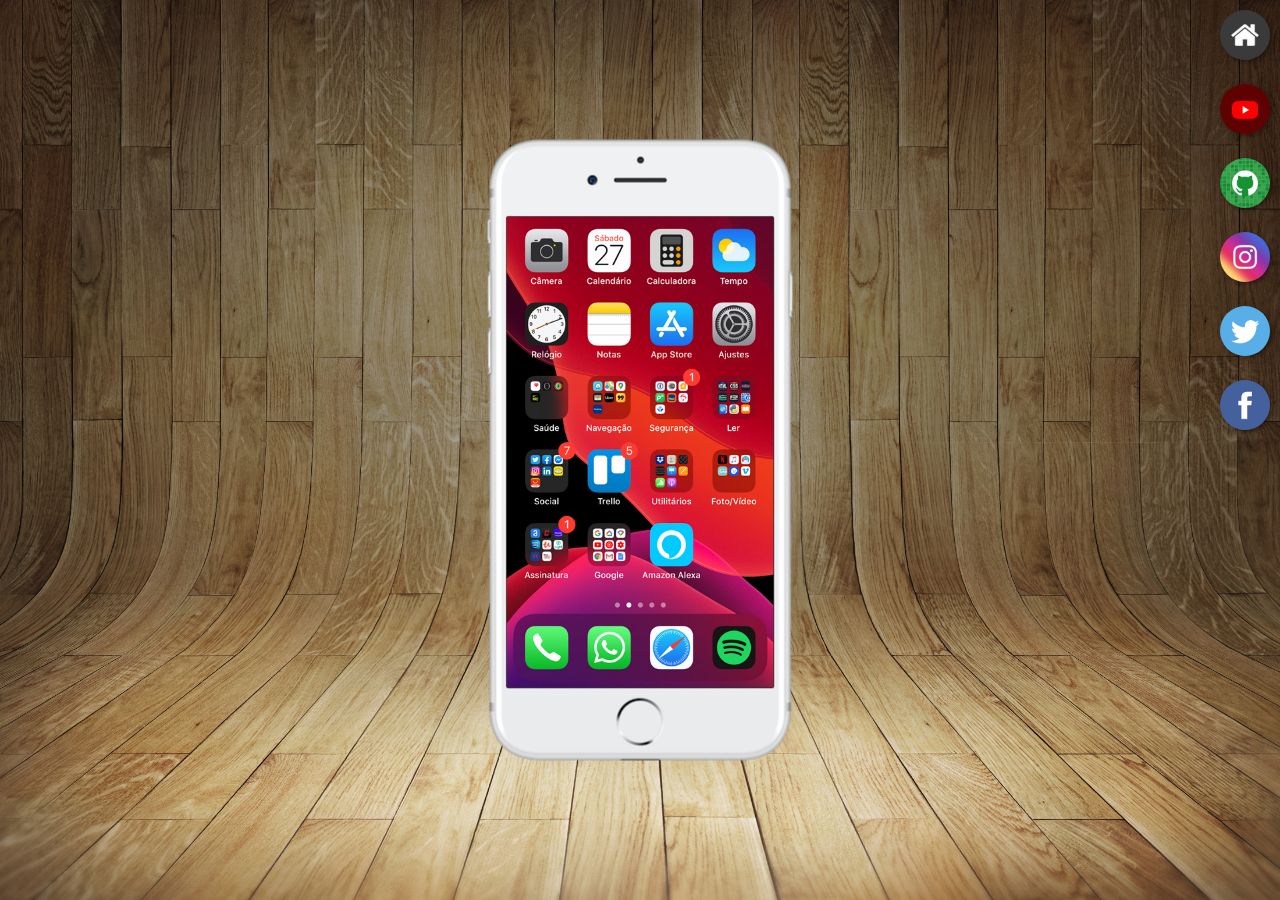
<file: index.html>
<!DOCTYPE html>
<html lang="pt-br">
<head>
    <meta charset="UTF-8">
    <meta name="viewport" content="width=device-width, initial-scale=1.0">
    <link rel="shortcut icon" href="favicon.ico" type="image/x-icon">
    <link rel="stylesheet" href="estilos/style.css">
    <title>Projeto Redes sociais</title>
</head>
<body>
    <main>
        <section id="tel">
            <iframe src="home.html" name="tela" id="tela" frameborder="0">Seu celular é tão ruim que não é nem compatível com isso kkkk</iframe>
        </section>
        <section id="red">
            <a href="home.html" target="tela"><img src="imagens/logo-home.jpg" alt=""></a> <br>
            <a href="youtube.html" target="tela"><img src="imagens/logo-youtube.jpg" alt=""></a> <br>
            <a href="github.html" target="tela"><img src="imagens/logo-github.jpg" alt=""></a> <br>
            <a href="instagram.html" target="tela"><img src="imagens/logo-instagram.jpg" alt=""></a> <br>
            <a href="twitter.html" target="tela"><img src="imagens/logo-twitter.jpg" alt=""></a> <br>
            <a href="facebook.html" target="tela"><img src="imagens/logo-facebook.jpg" alt=""></a>
        </section>
    </main>
</body>
</html>
</file>
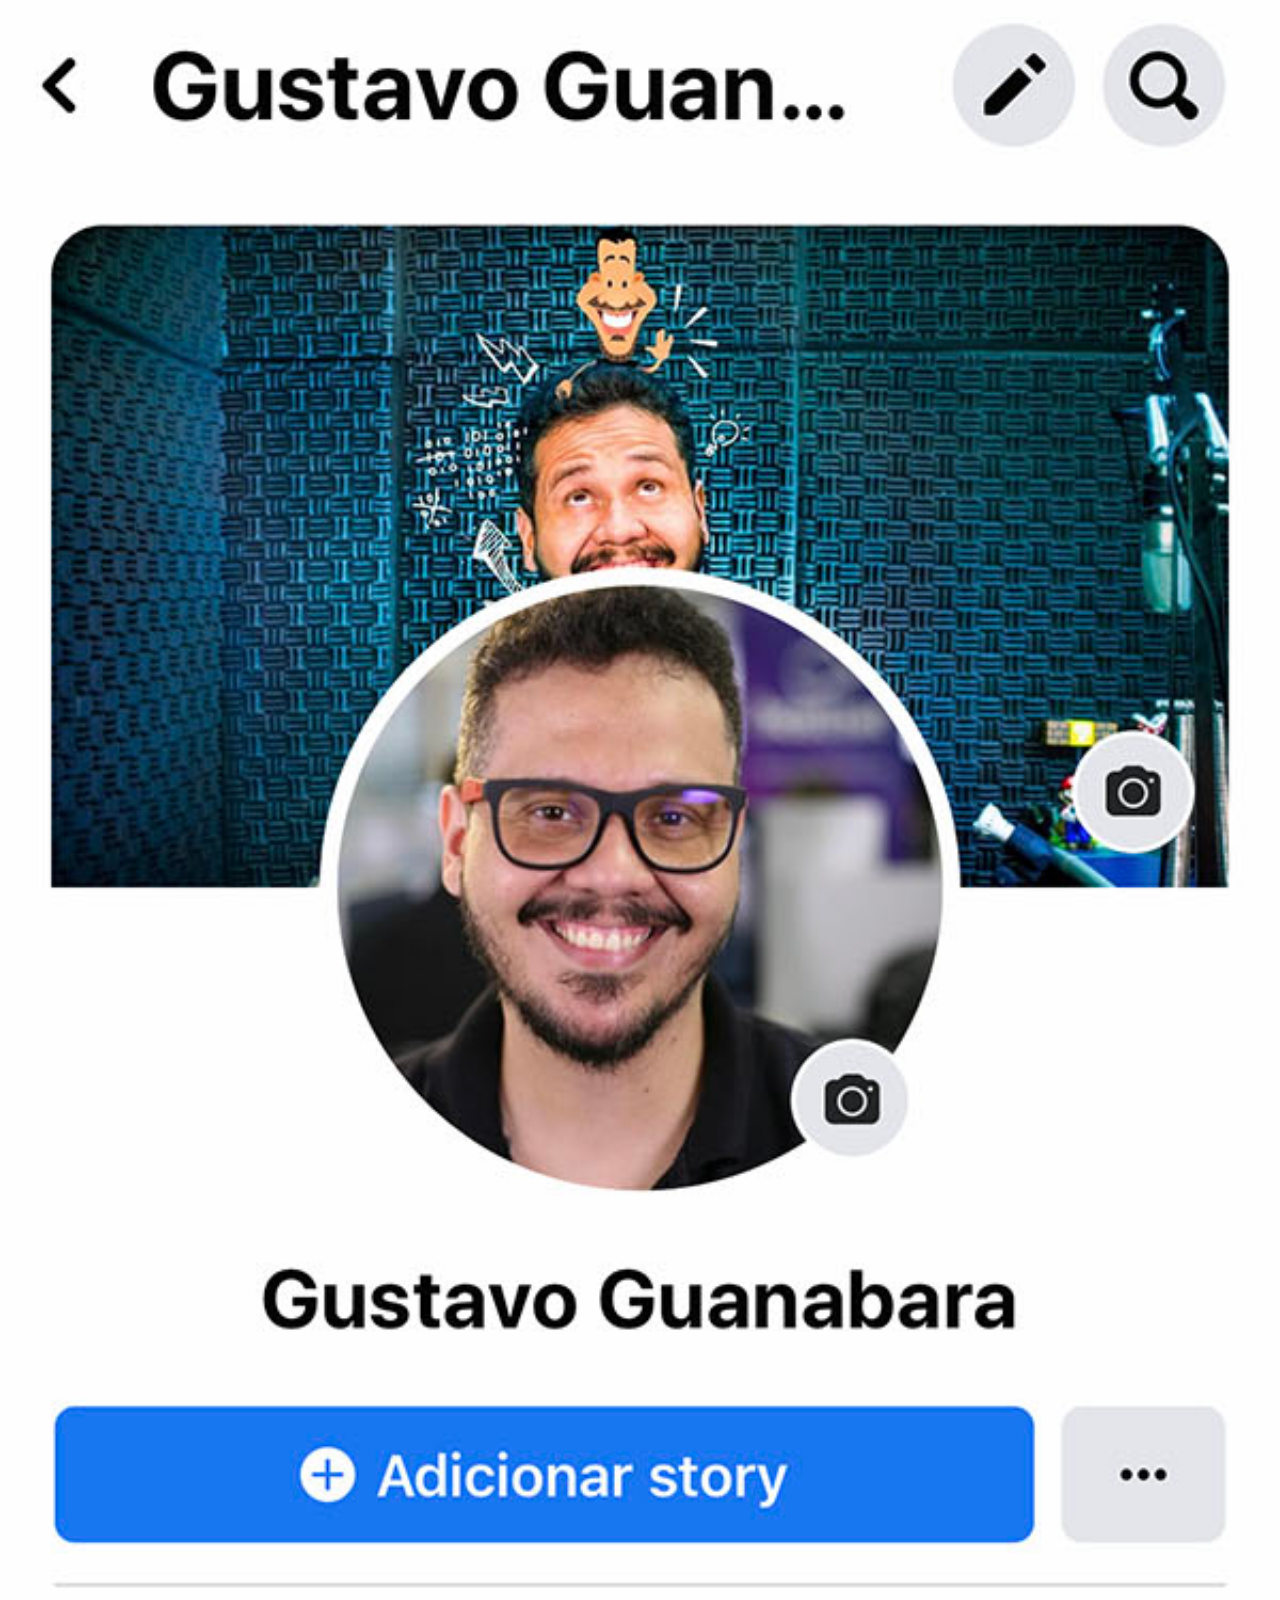
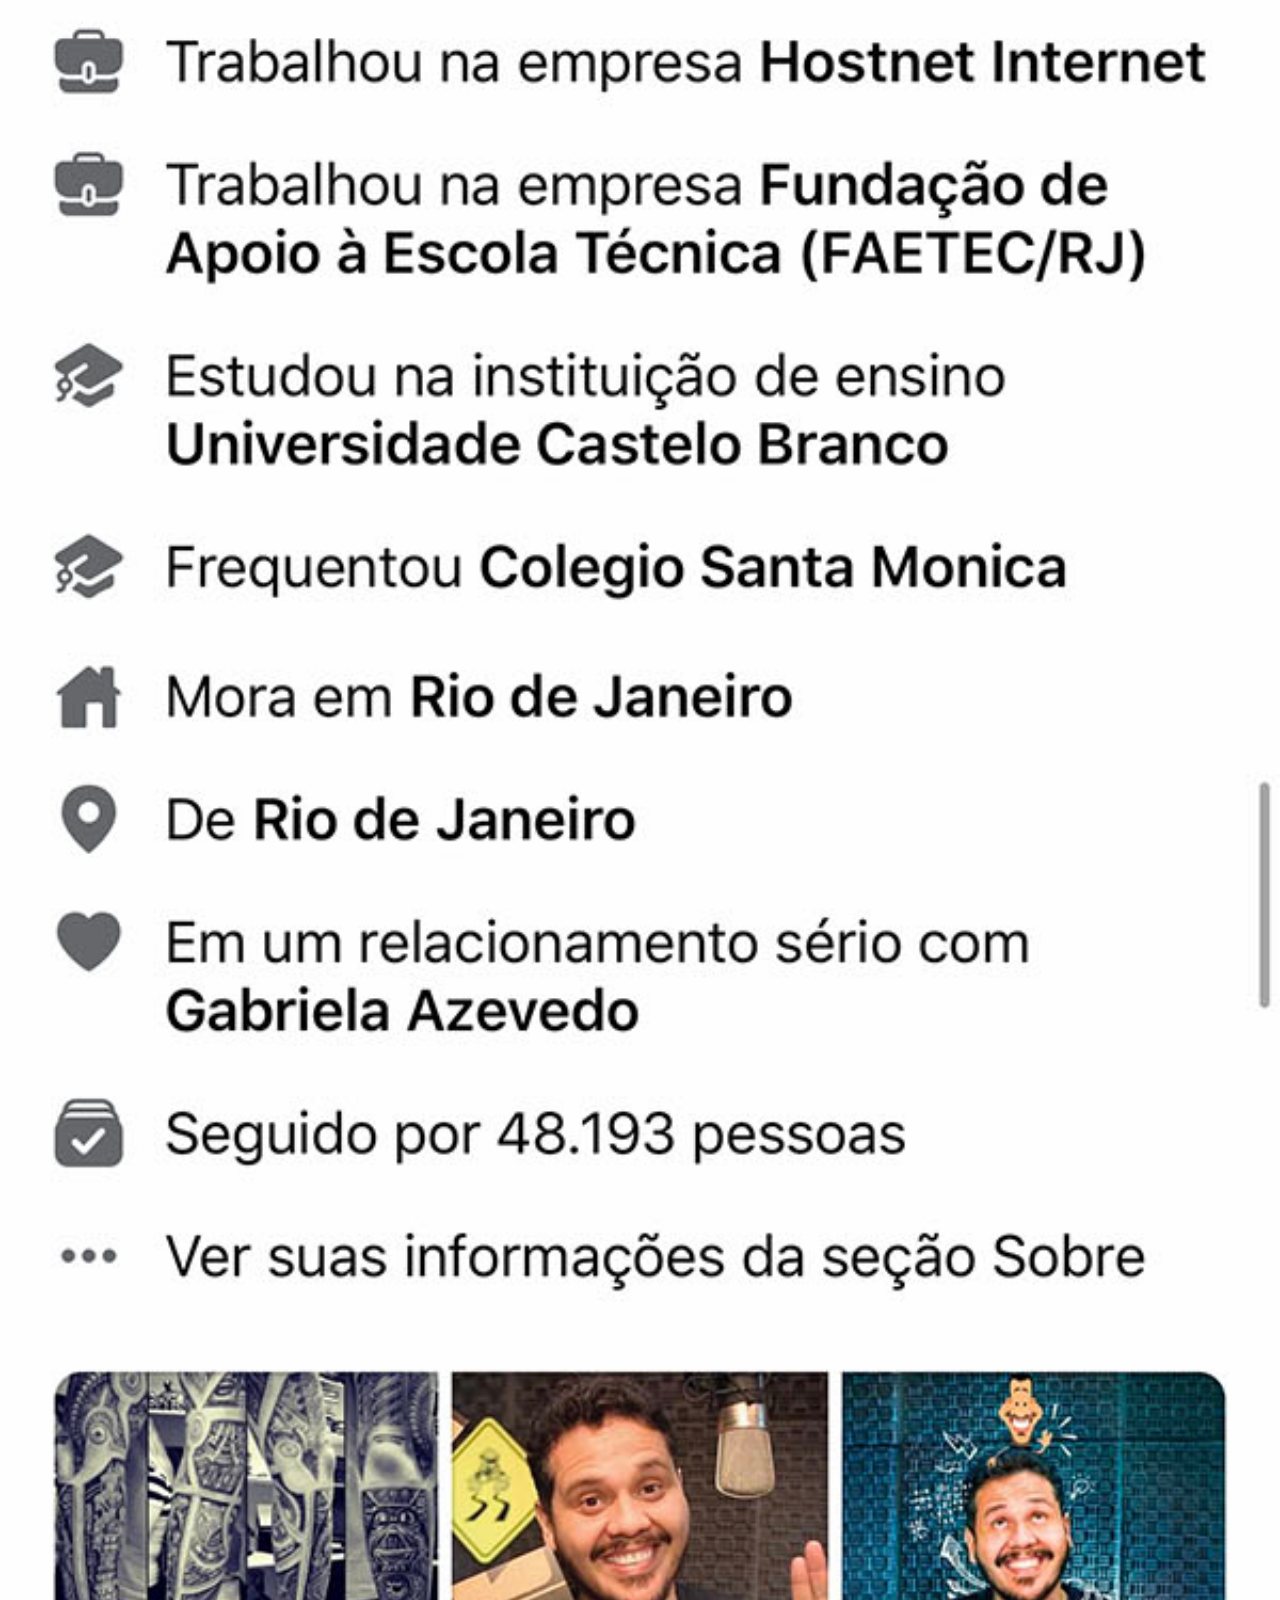
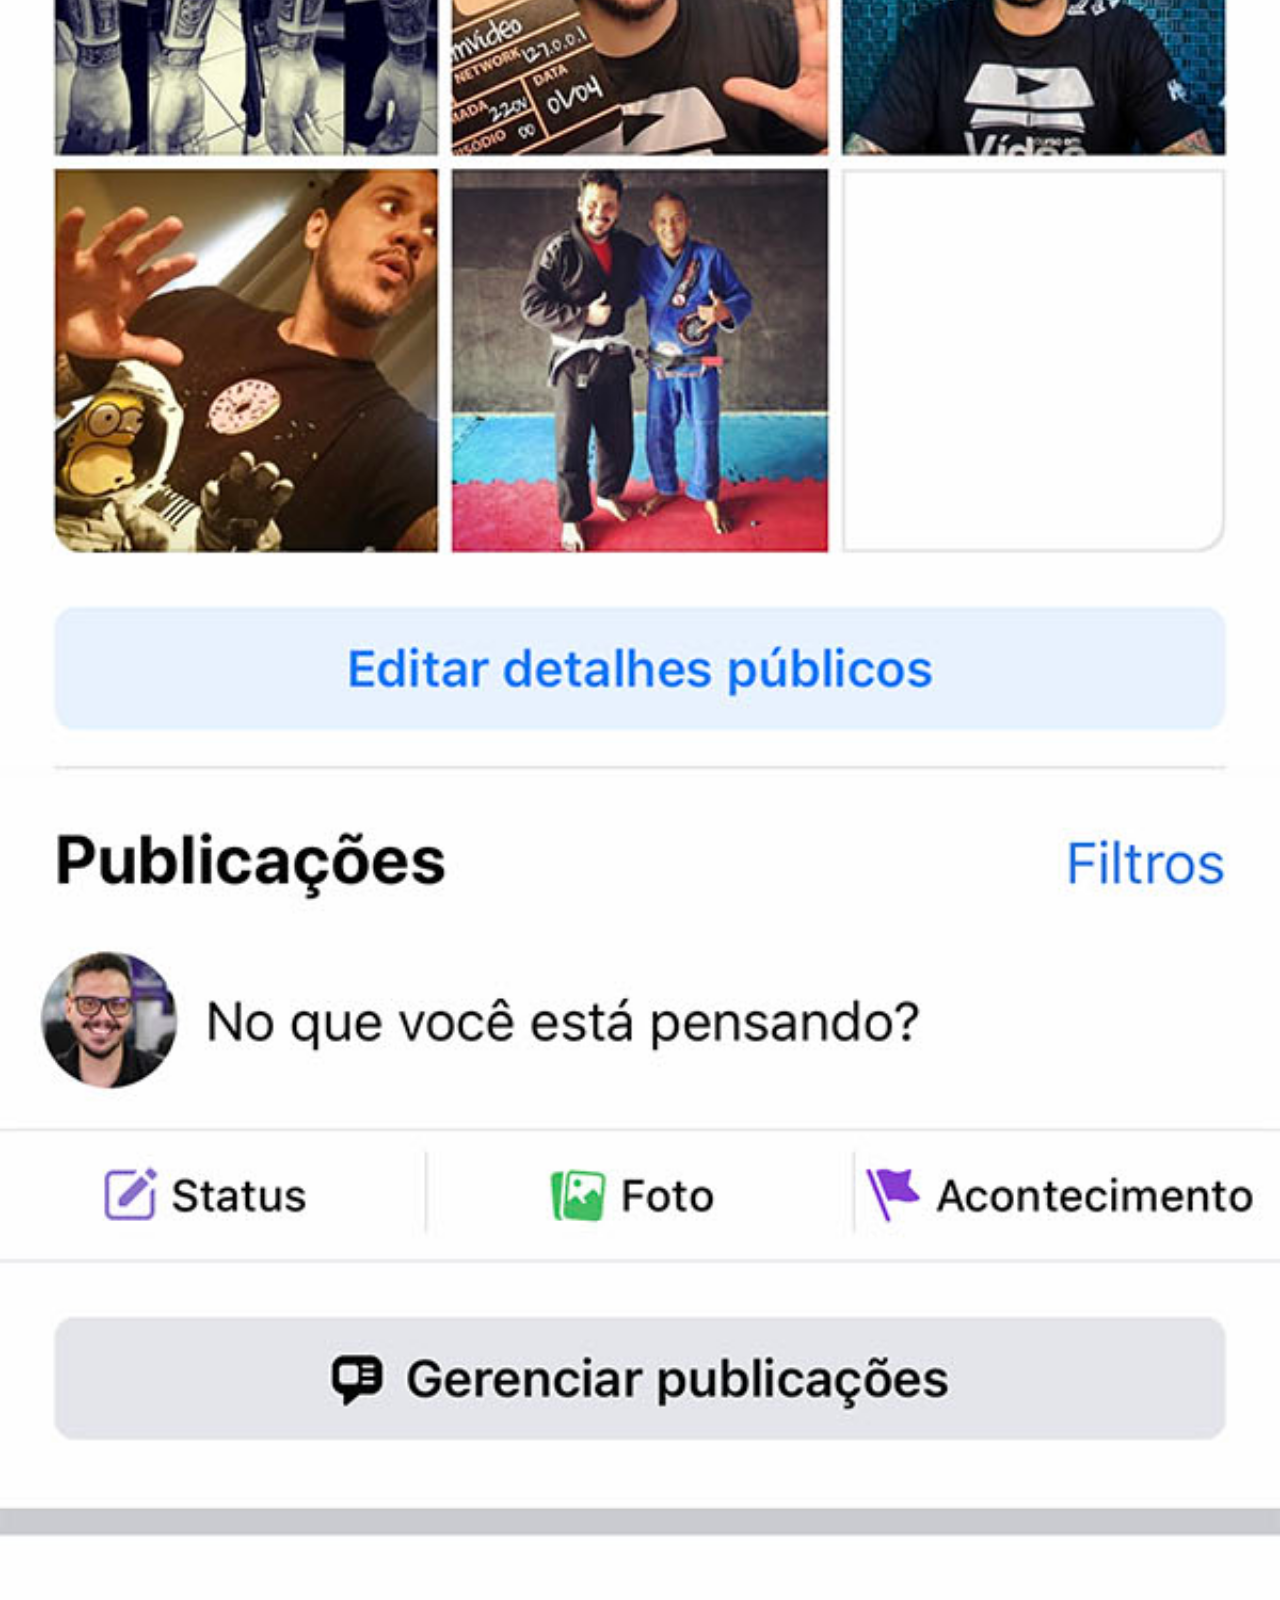
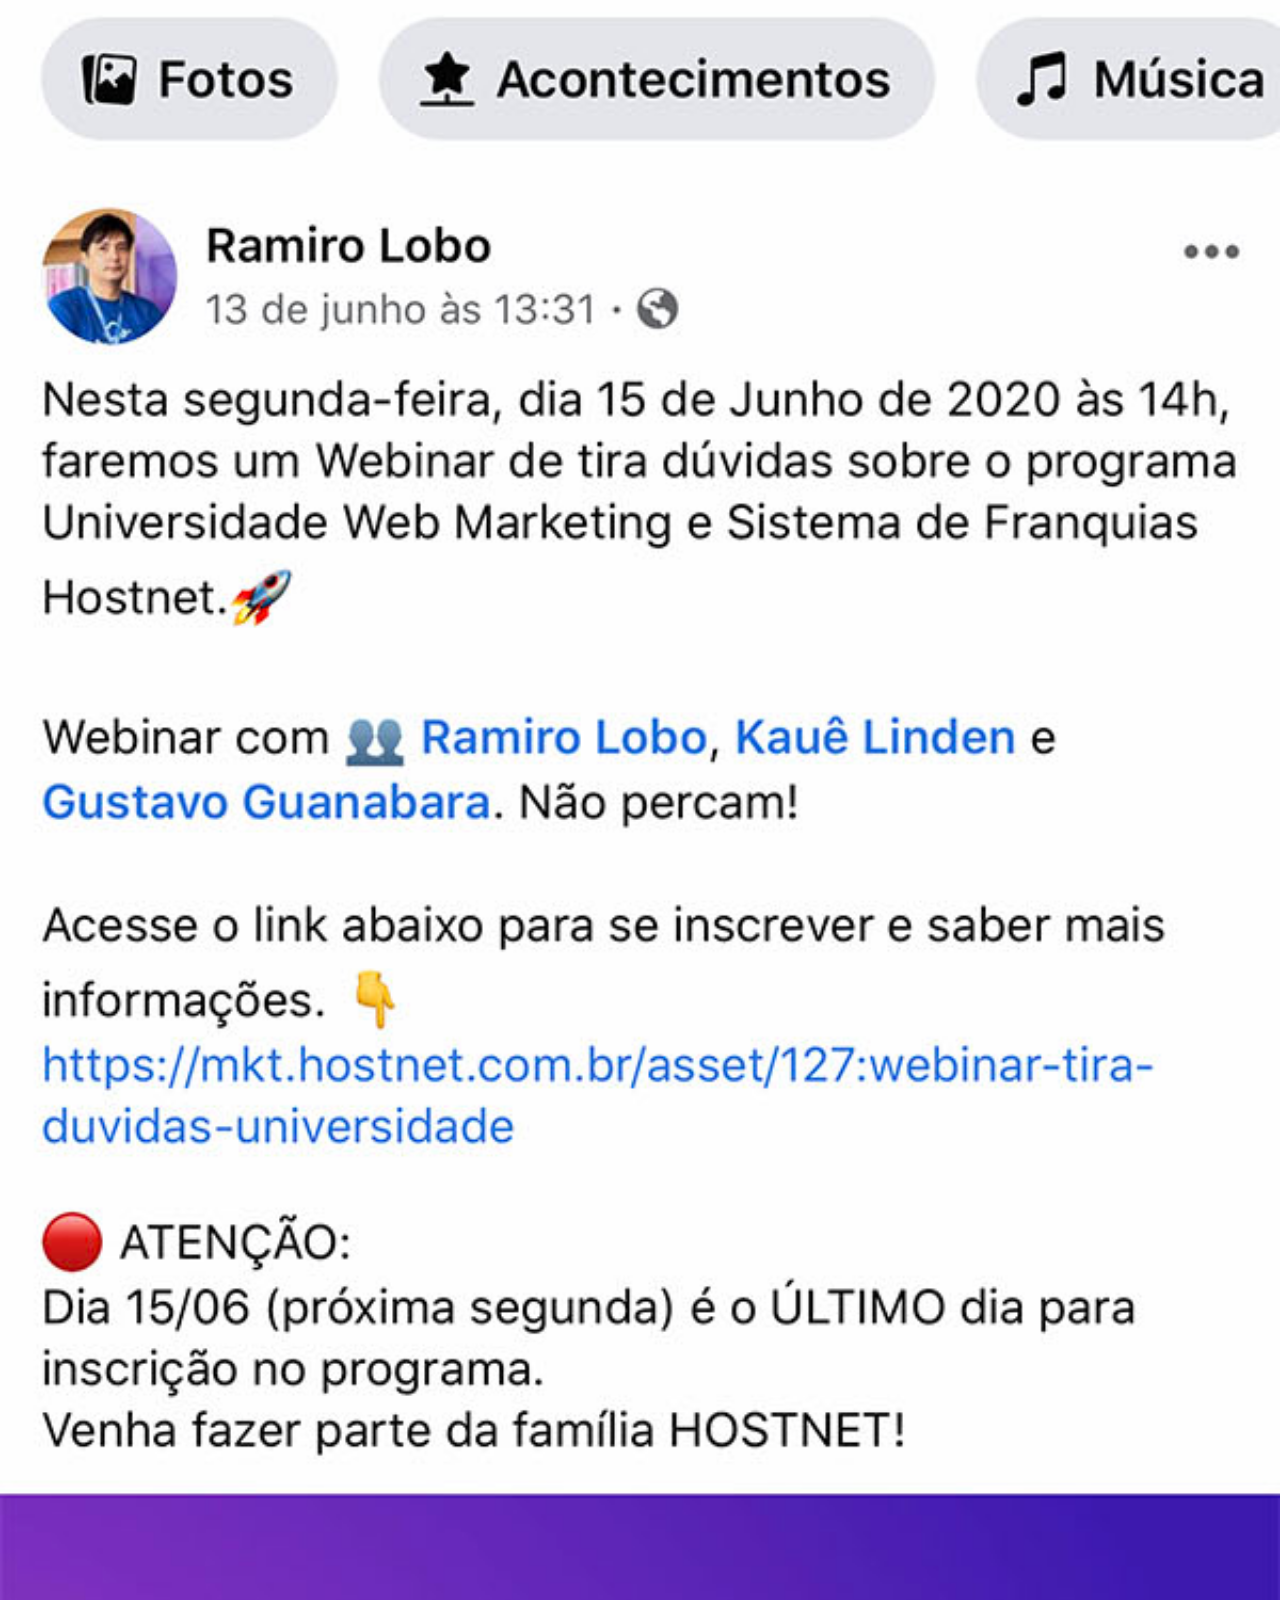
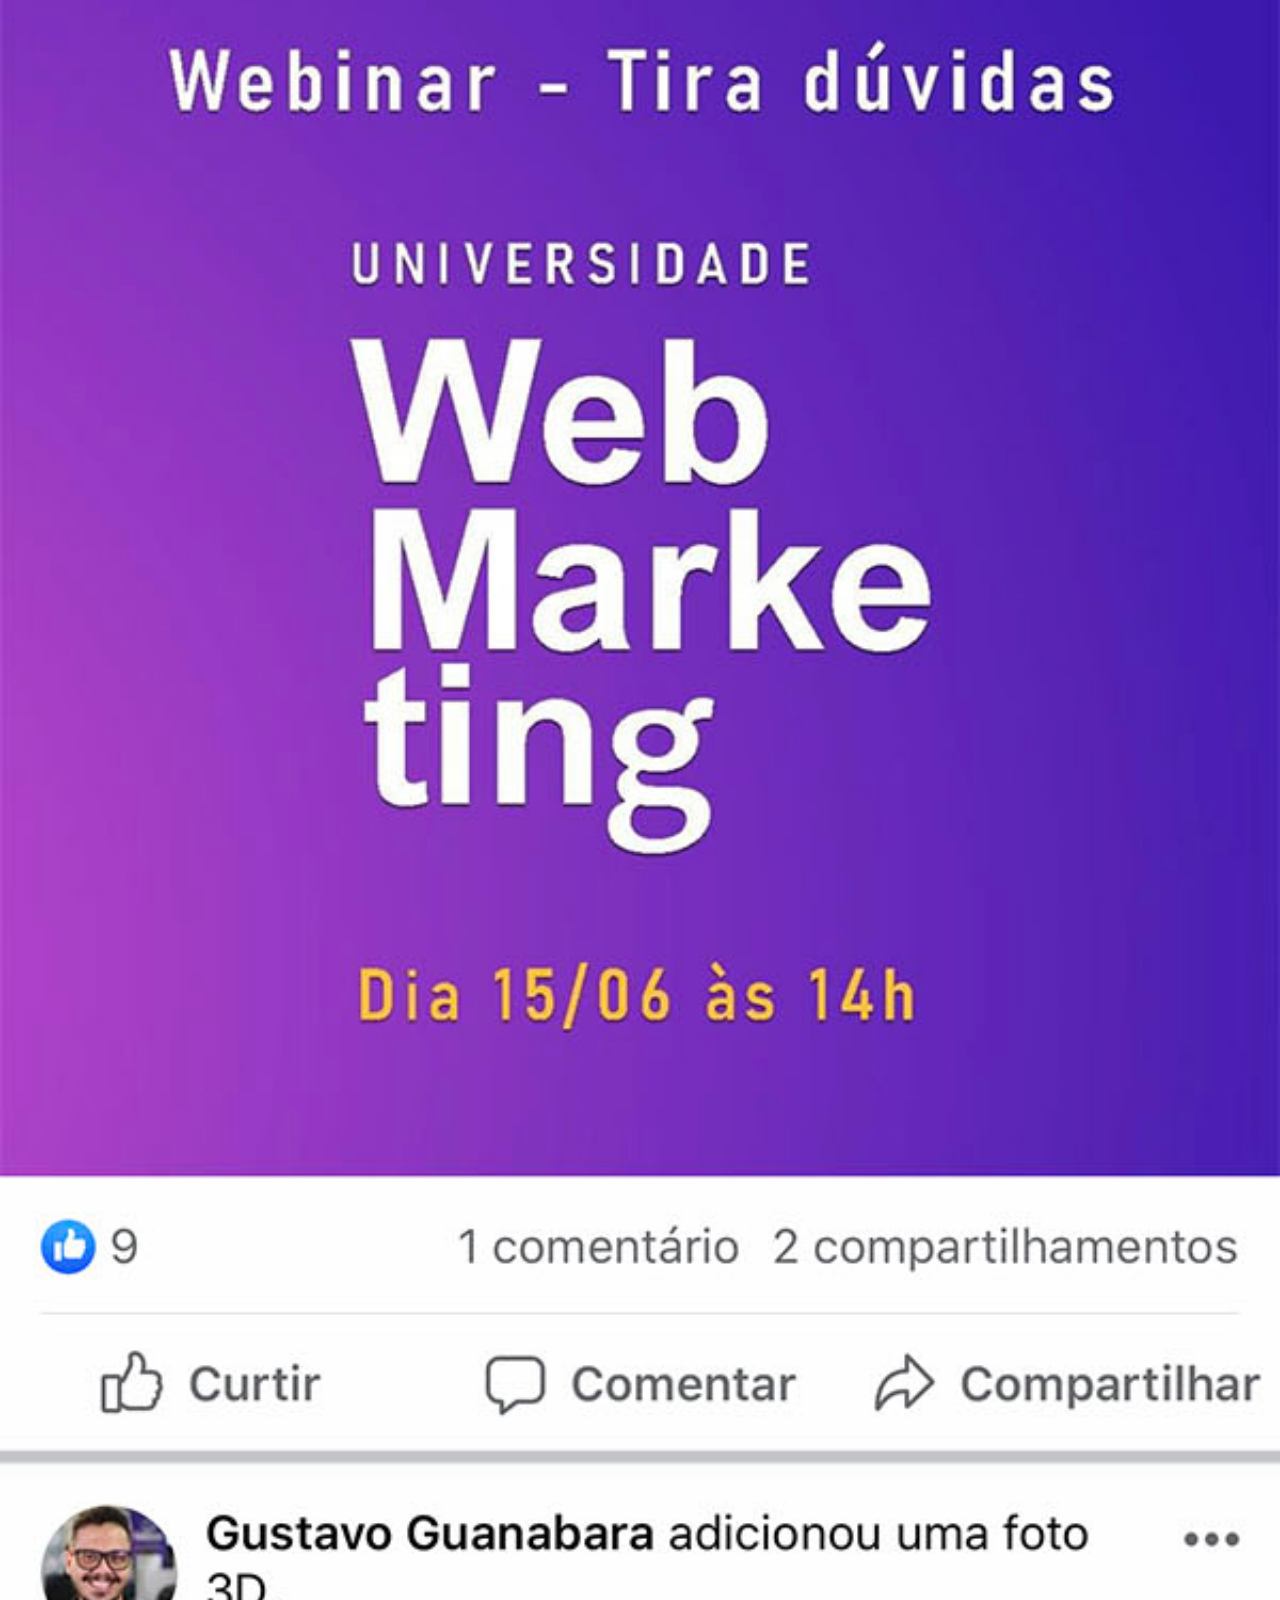
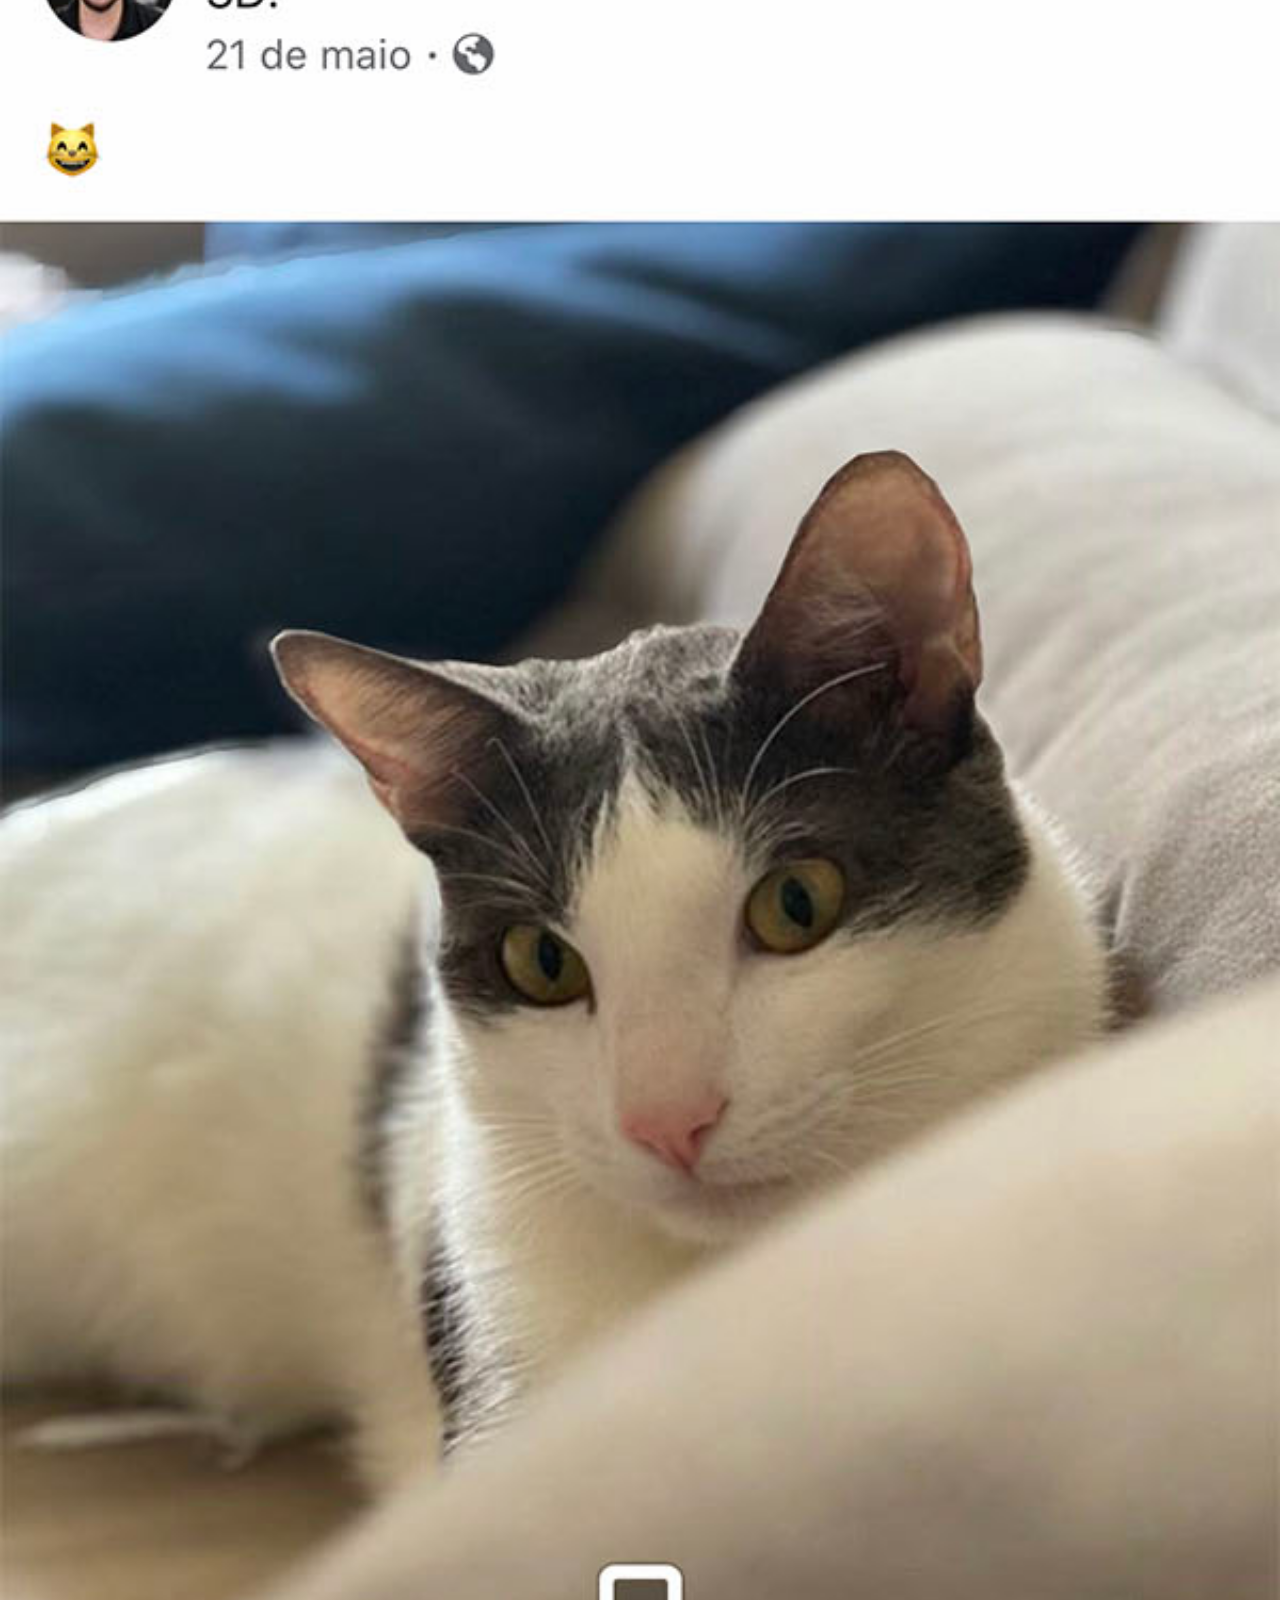
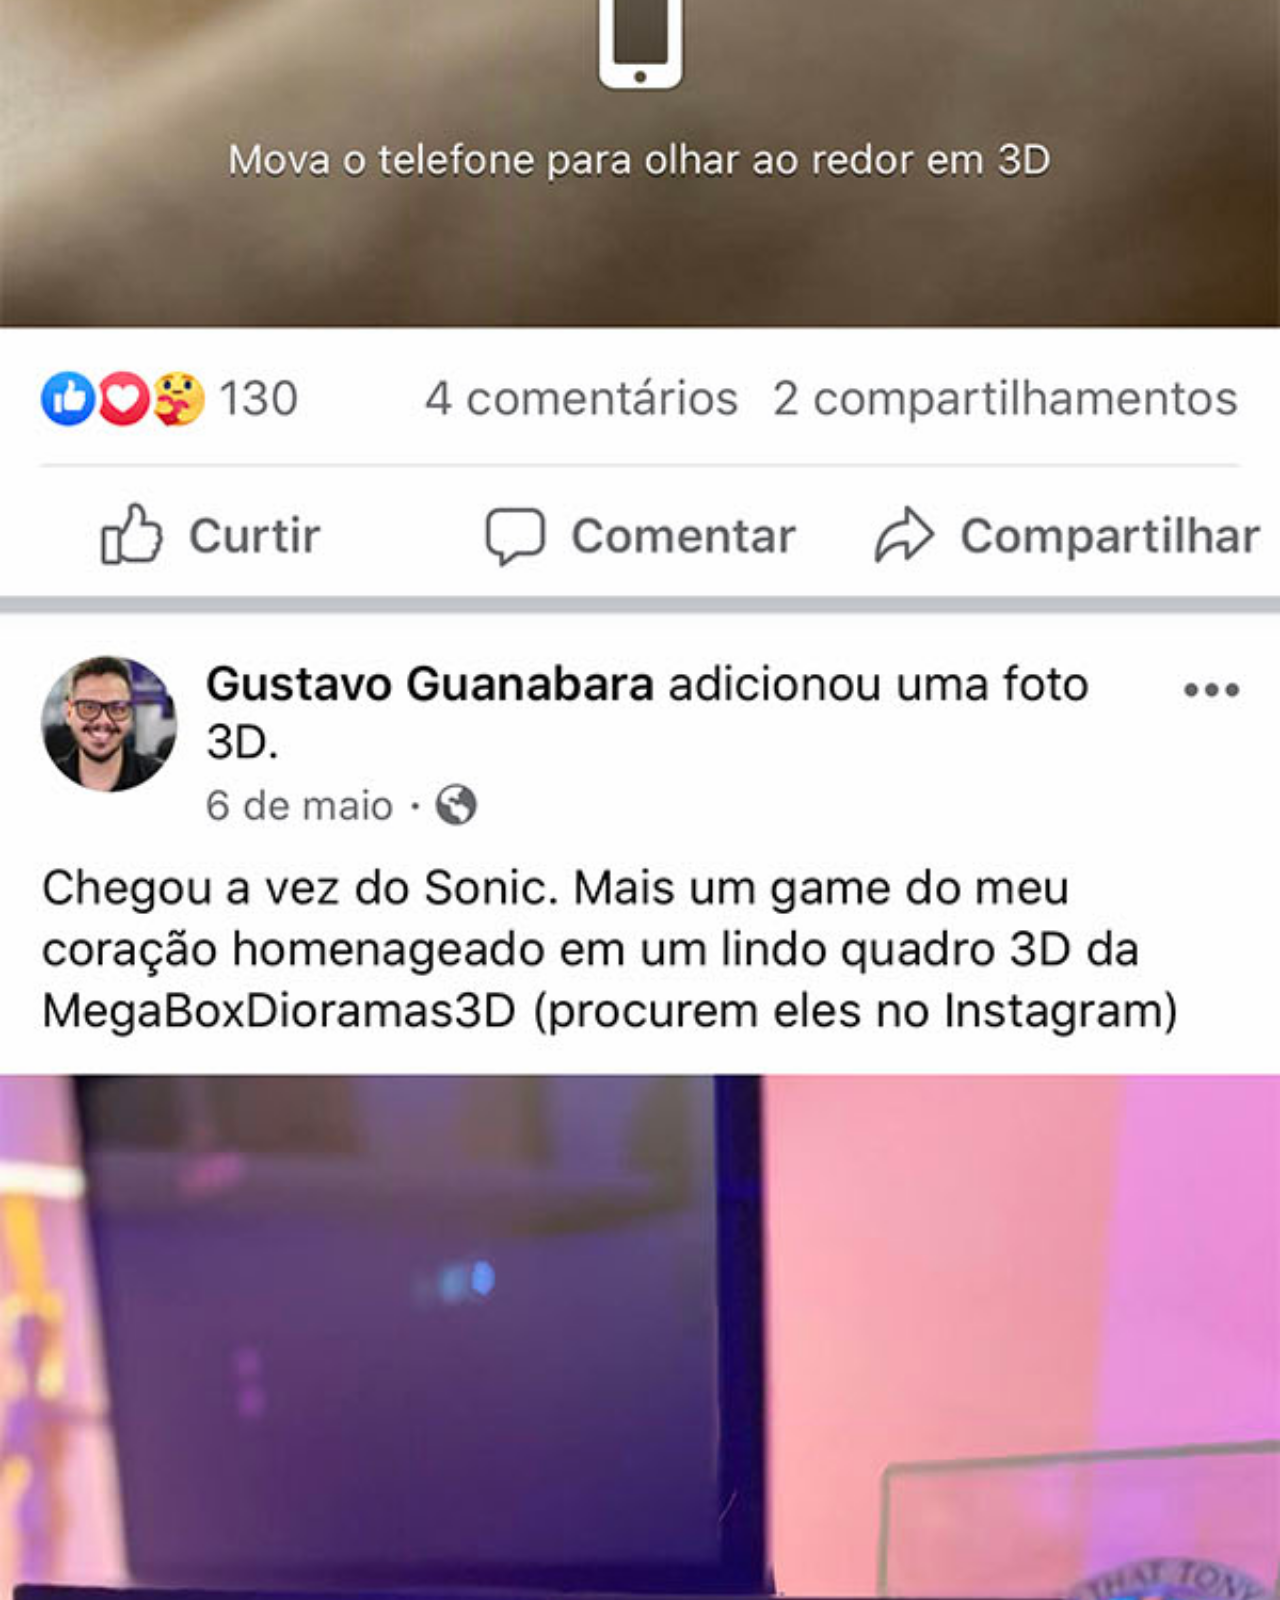
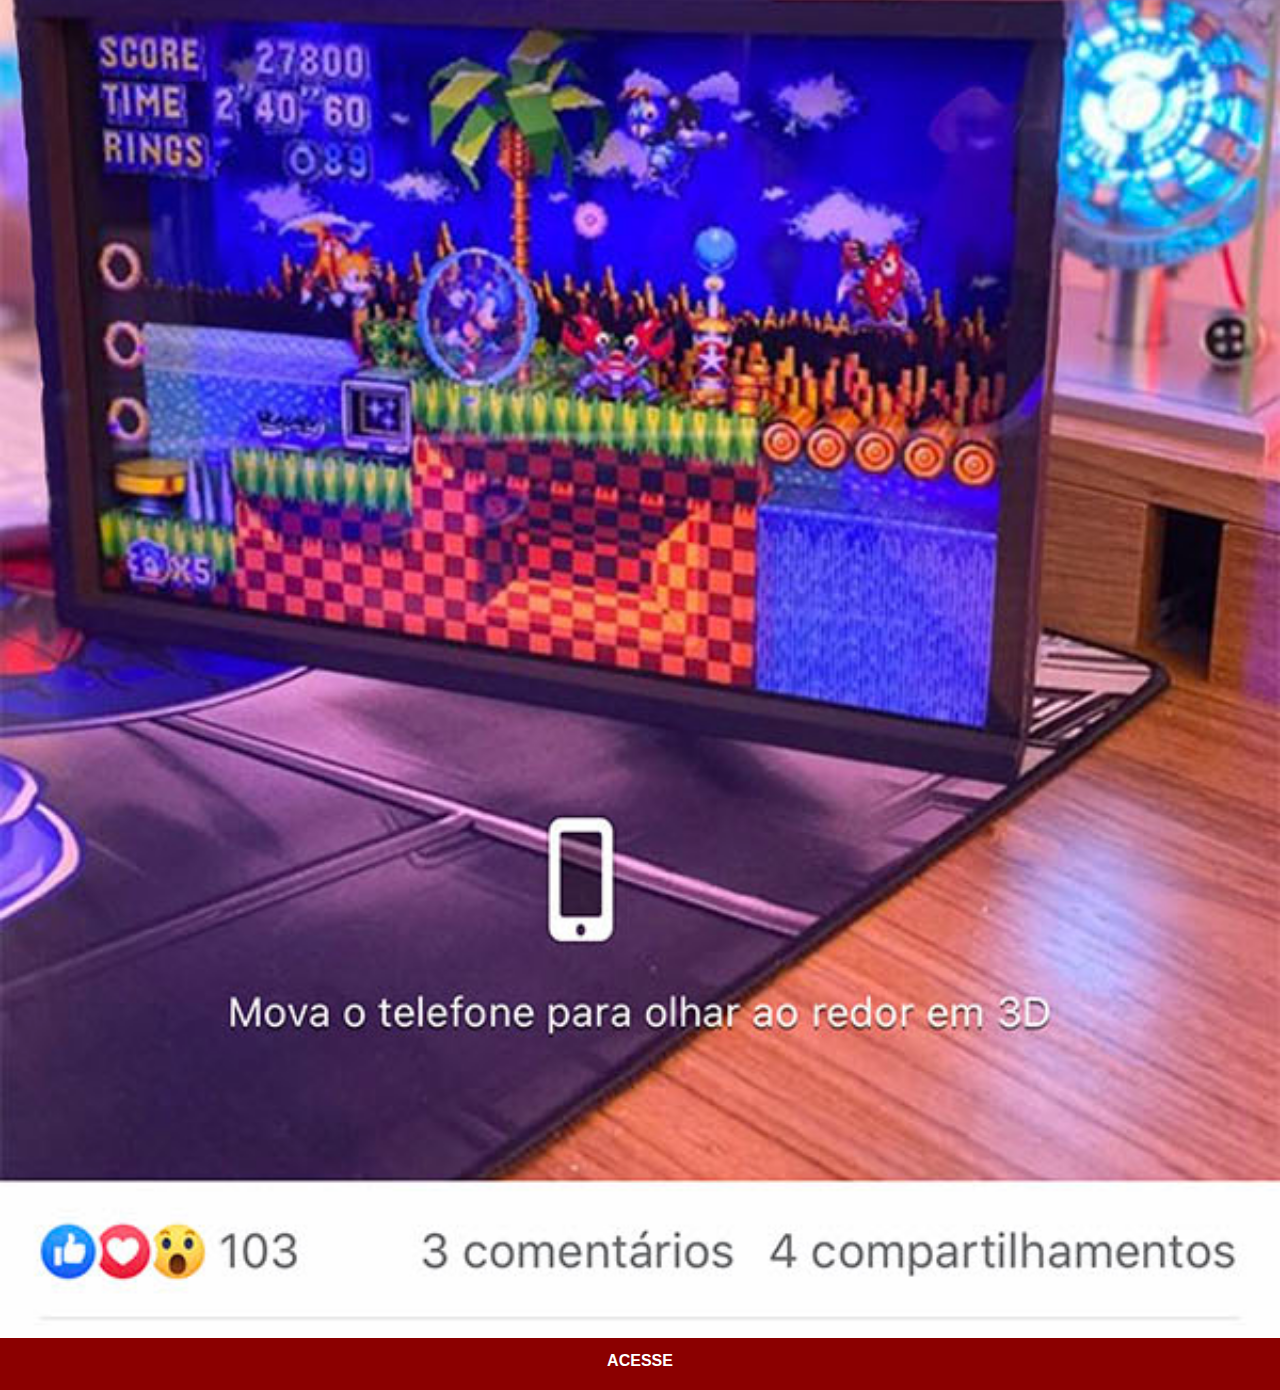
<file: facebook.html>
<!DOCTYPE html>
<html lang="pt-br">
<head>
    <meta charset="UTF-8">
    <meta name="viewport" content="width=device-width, initial-scale=1.0">
    <link rel="stylesheet" href="estilos/social.css">
    <title>Facebook</title>
</head>
<body>
    <img src="imagens/tela-facebook.jpg" alt="">
    <a href="https://www.facebook.com/gustavoguanabara/" target="_blank">ACESSE</a>
</body>
</html>
</file>
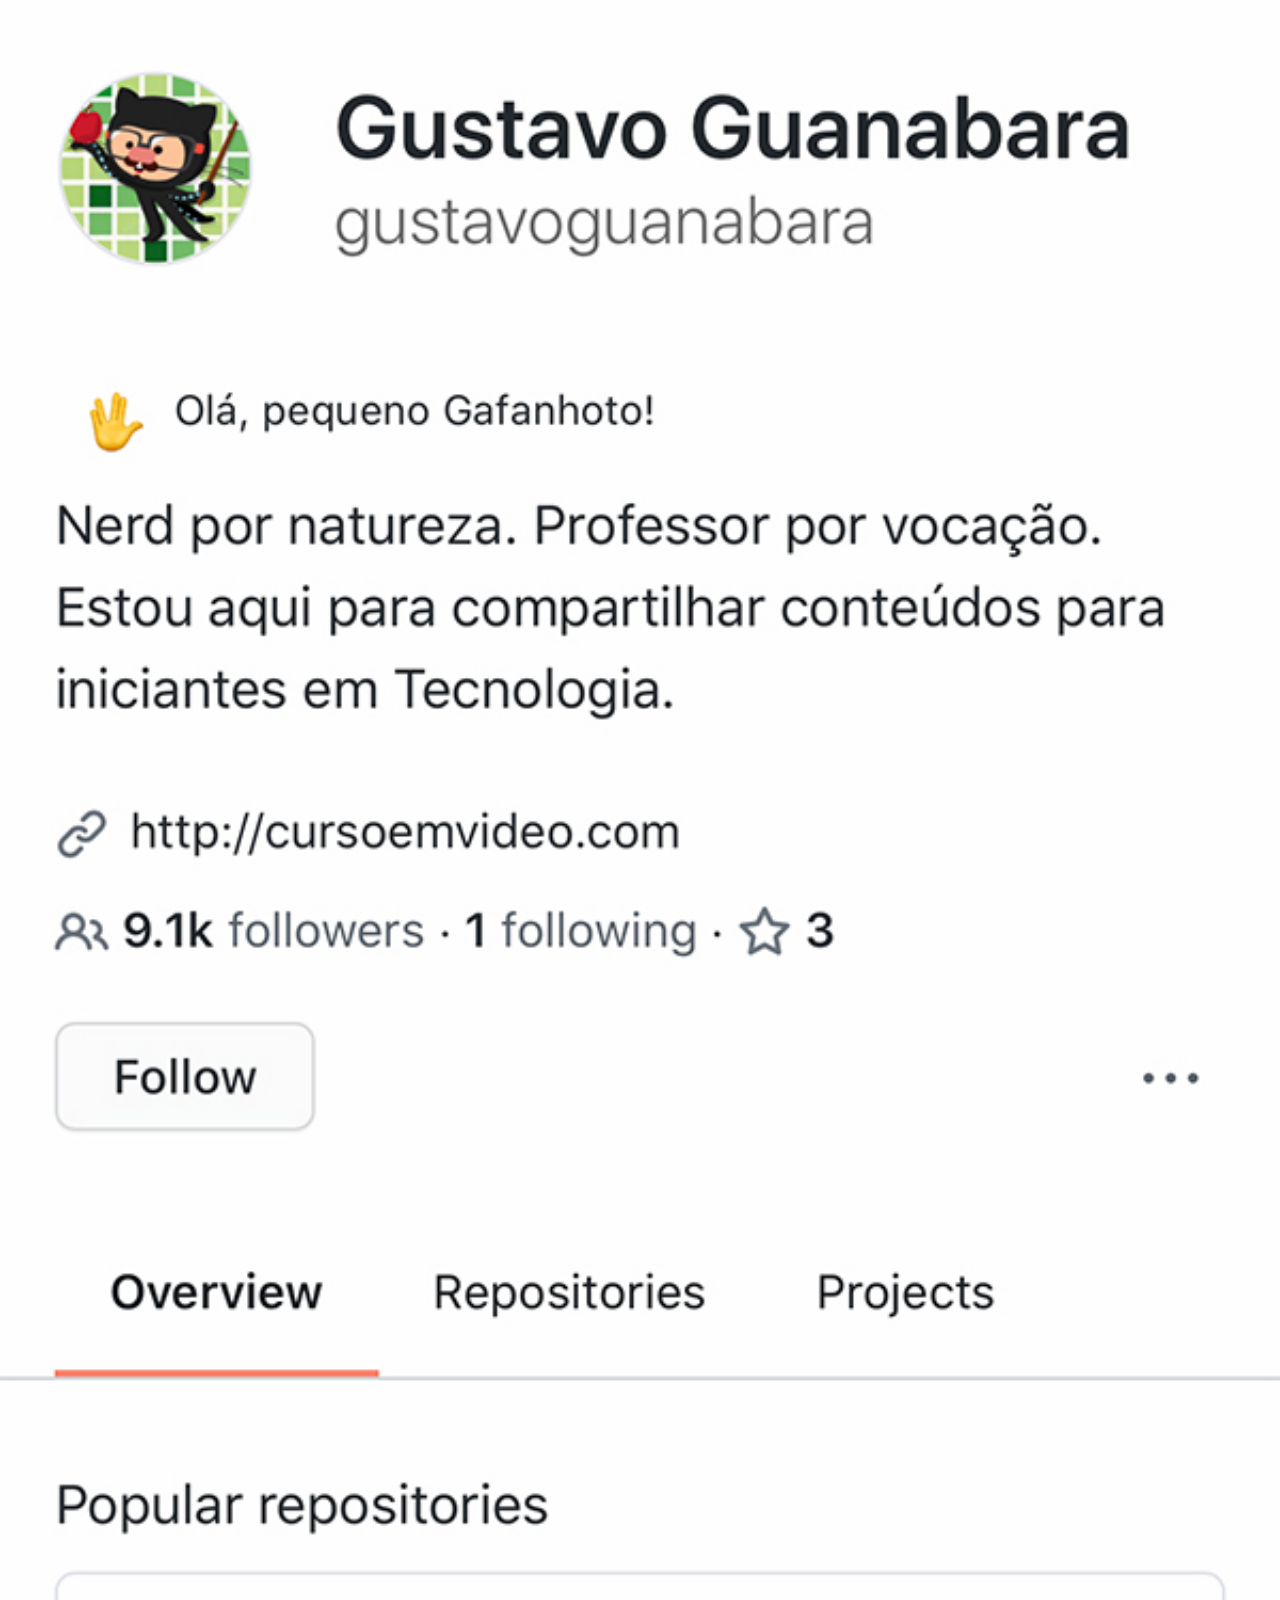
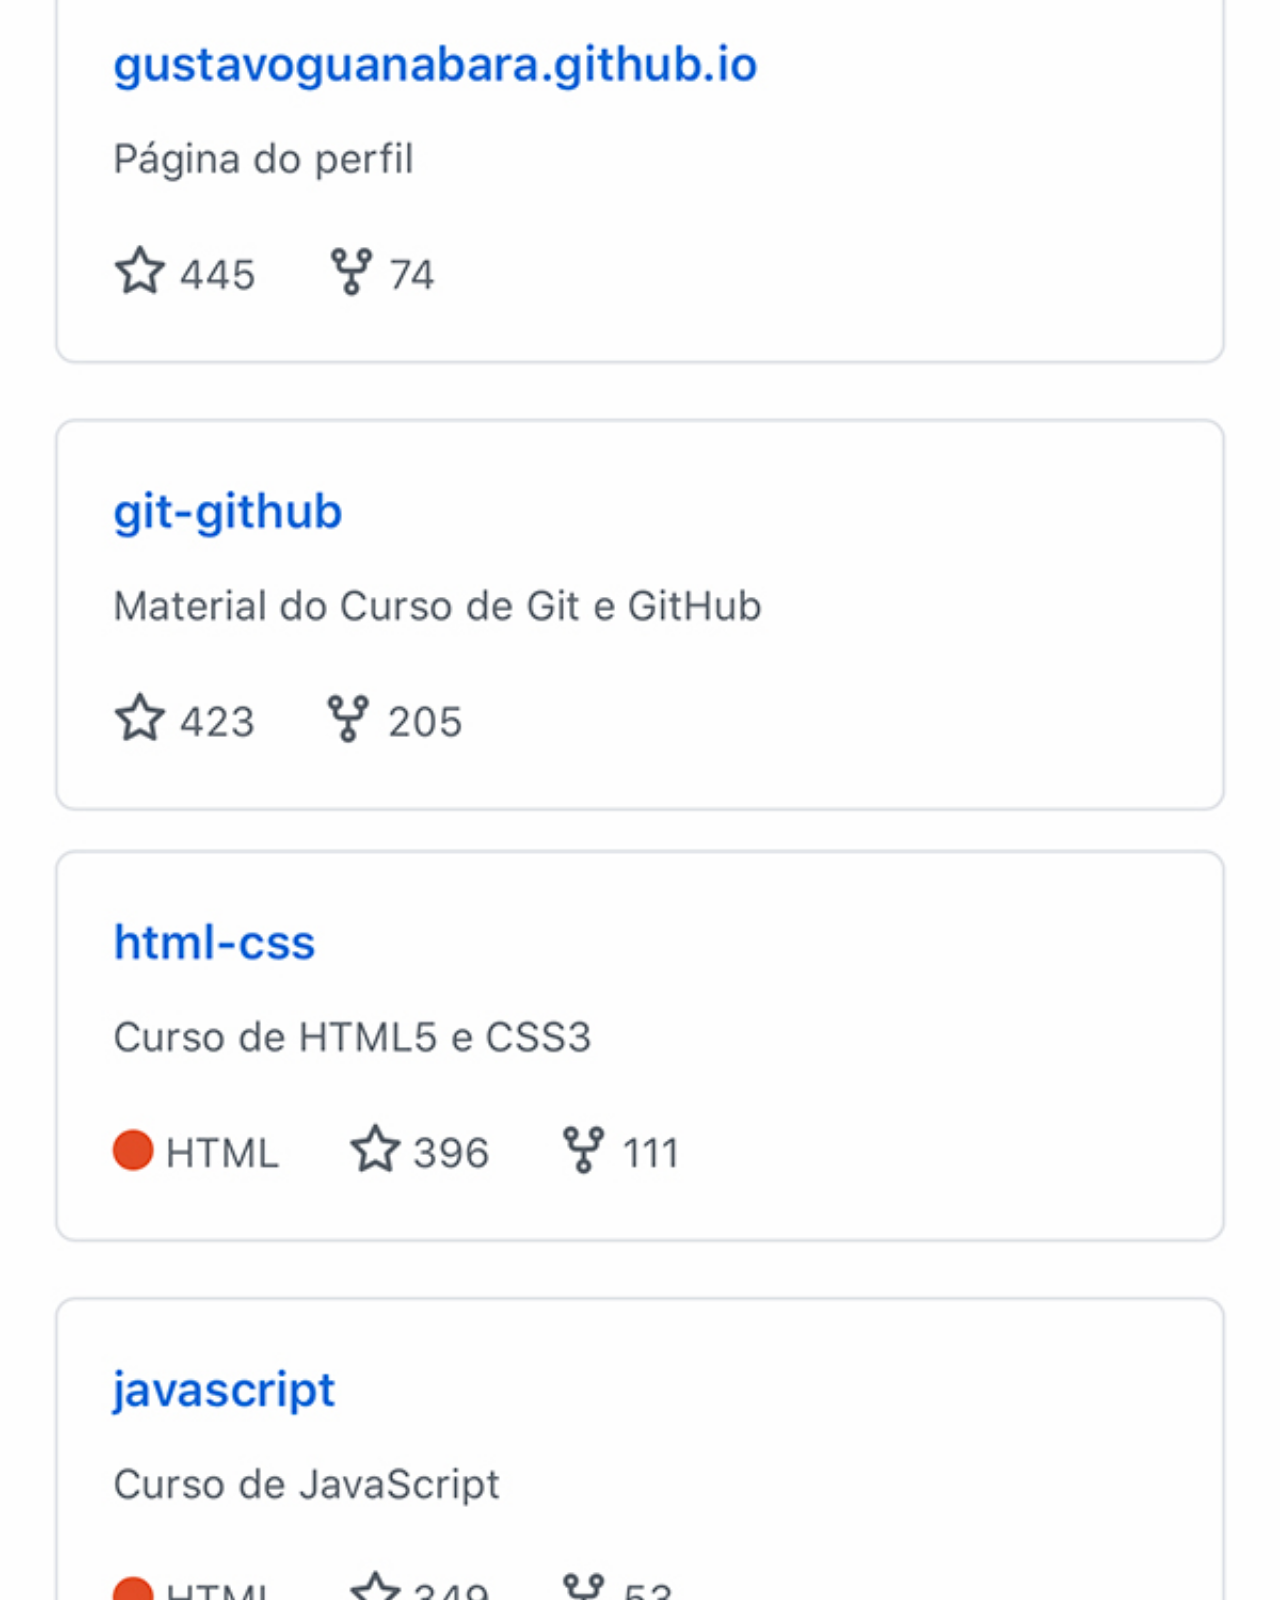
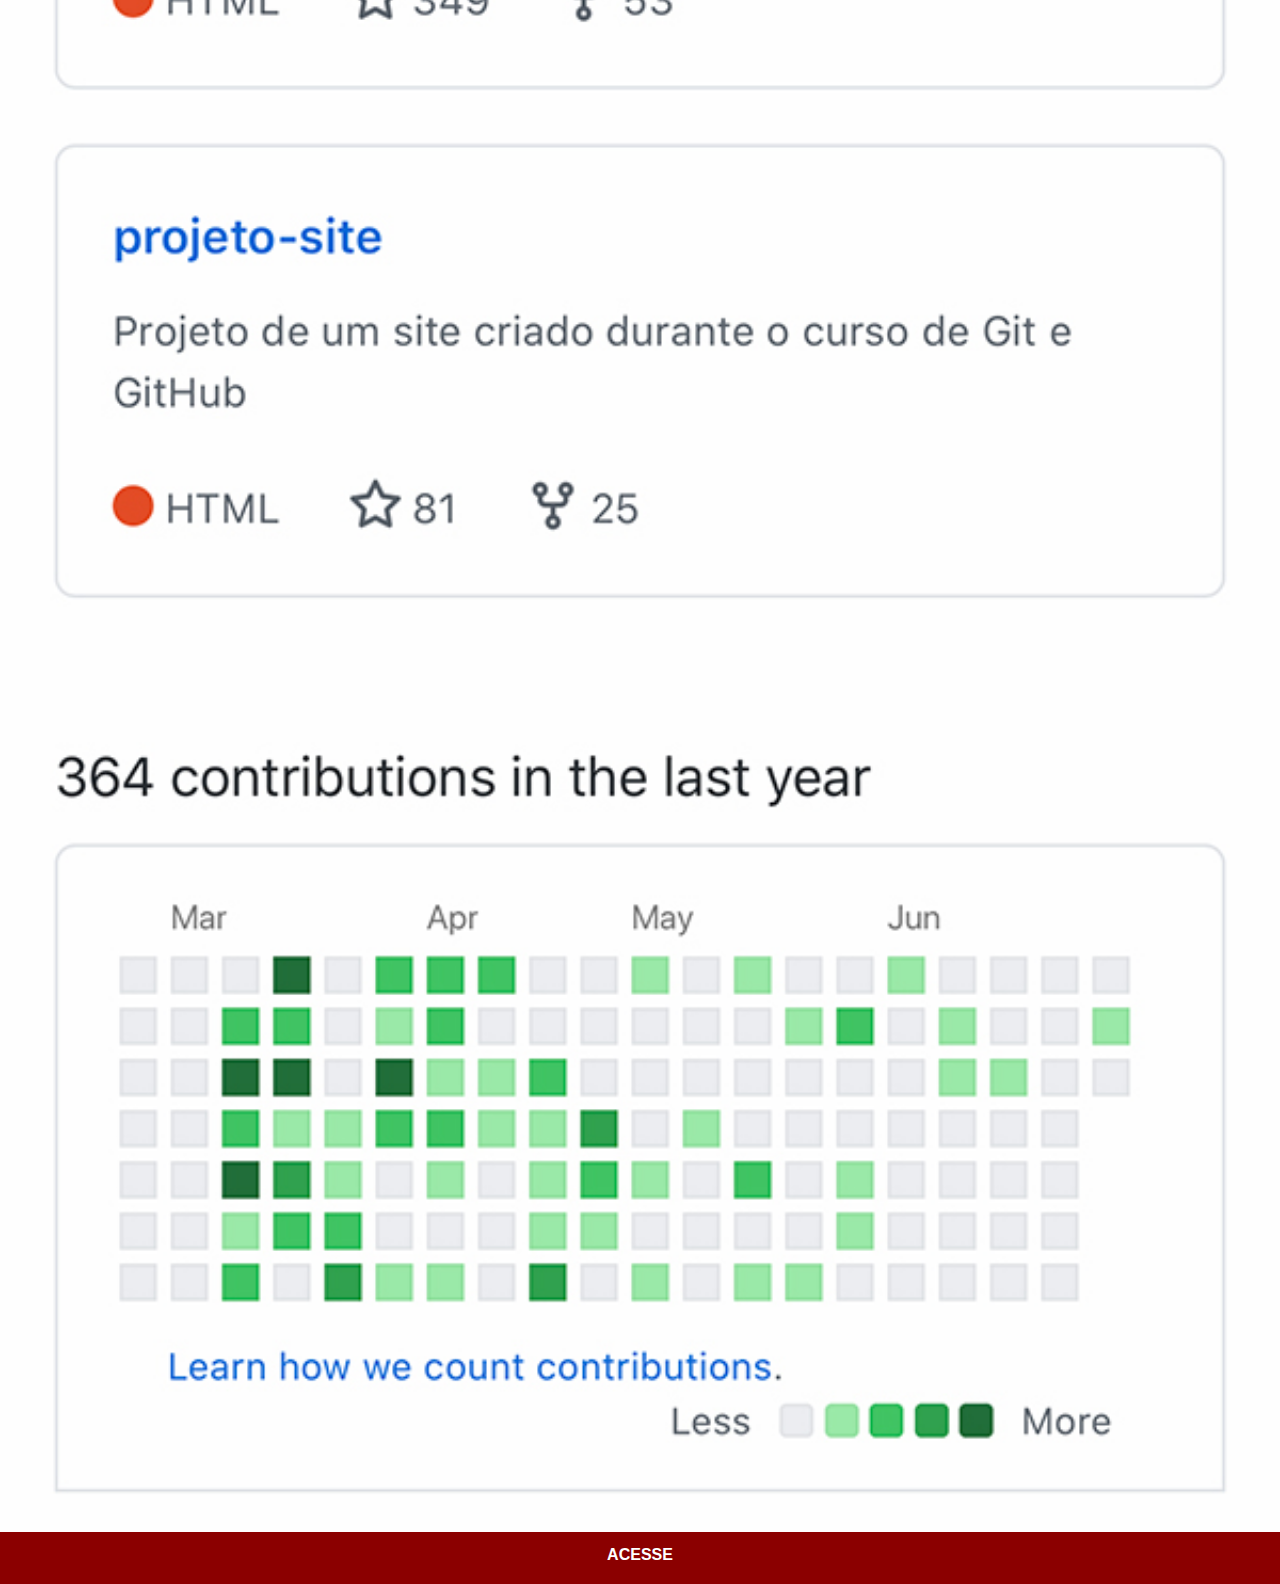
<file: github.html>
<!DOCTYPE html>
<html lang="pt-br">
<head>
    <meta charset="UTF-8">
    <meta name="viewport" content="width=device-width, initial-scale=1.0">
    <link rel="stylesheet" href="estilos/social.css">
    <title>Github</title>
</head>
<body>
    <img src="imagens/tela-github.jpg" alt="">
    <a href="https://github.com/gustavoguanabara/" target="_blank">ACESSE</a>
</body>
</html>
</file>
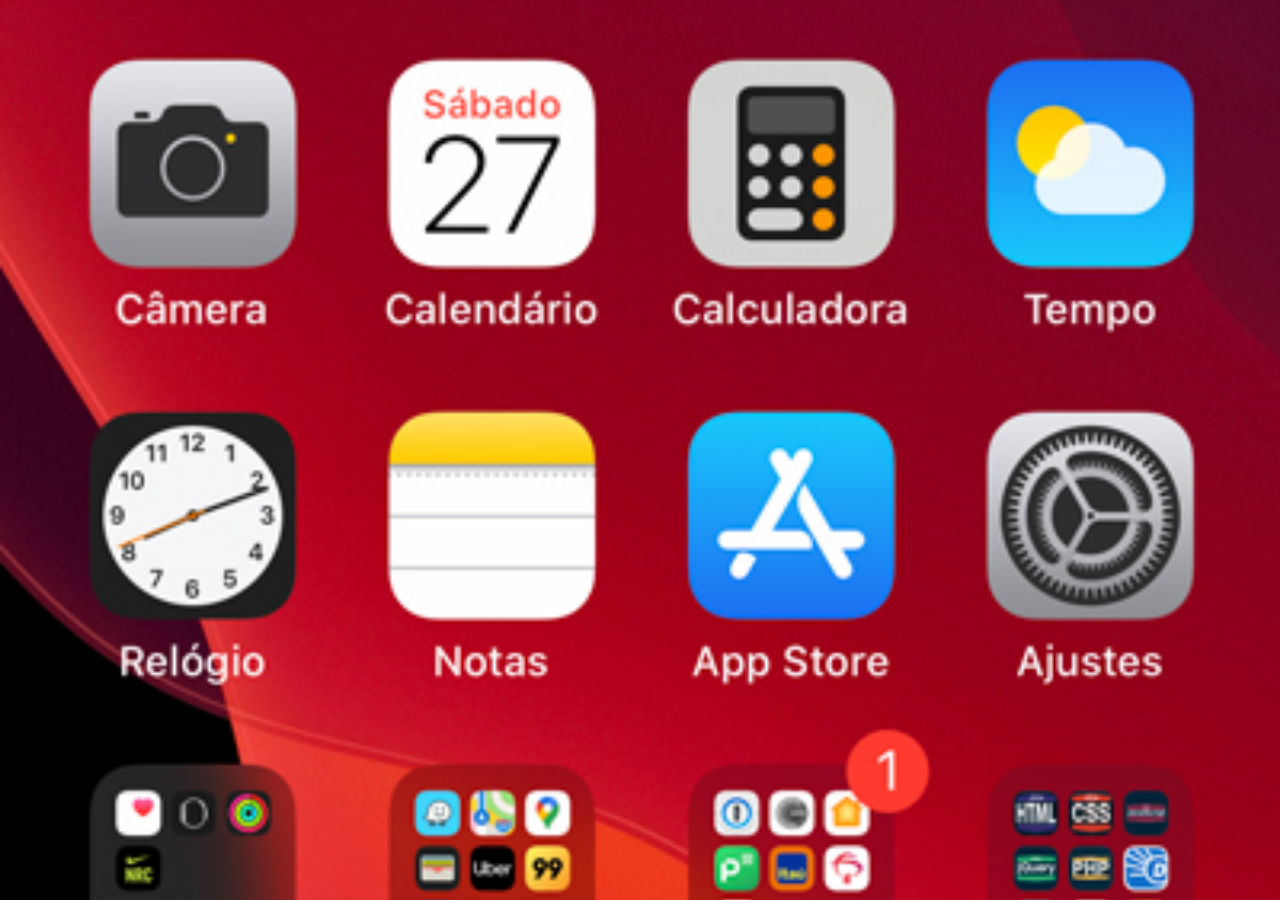
<file: home.html>
<!DOCTYPE html>
<html lang="pt-br">
<head>
    <meta charset="UTF-8">
    <meta name="viewport" content="width=device-width, initial-scale=1.0">
    <title>Home</title>
    <style>
        *{
            margin: 0;
            padding: 0;
        }

        body{
            width: 100vw;
            height: 100vh;
            background: url(imagens/tela-home.jpg) black no-repeat top center;
            background-size: cover;
            background-attachment: fixed;
        }
    </style>
</head>
<body>
    
</body>
</html>
</file>
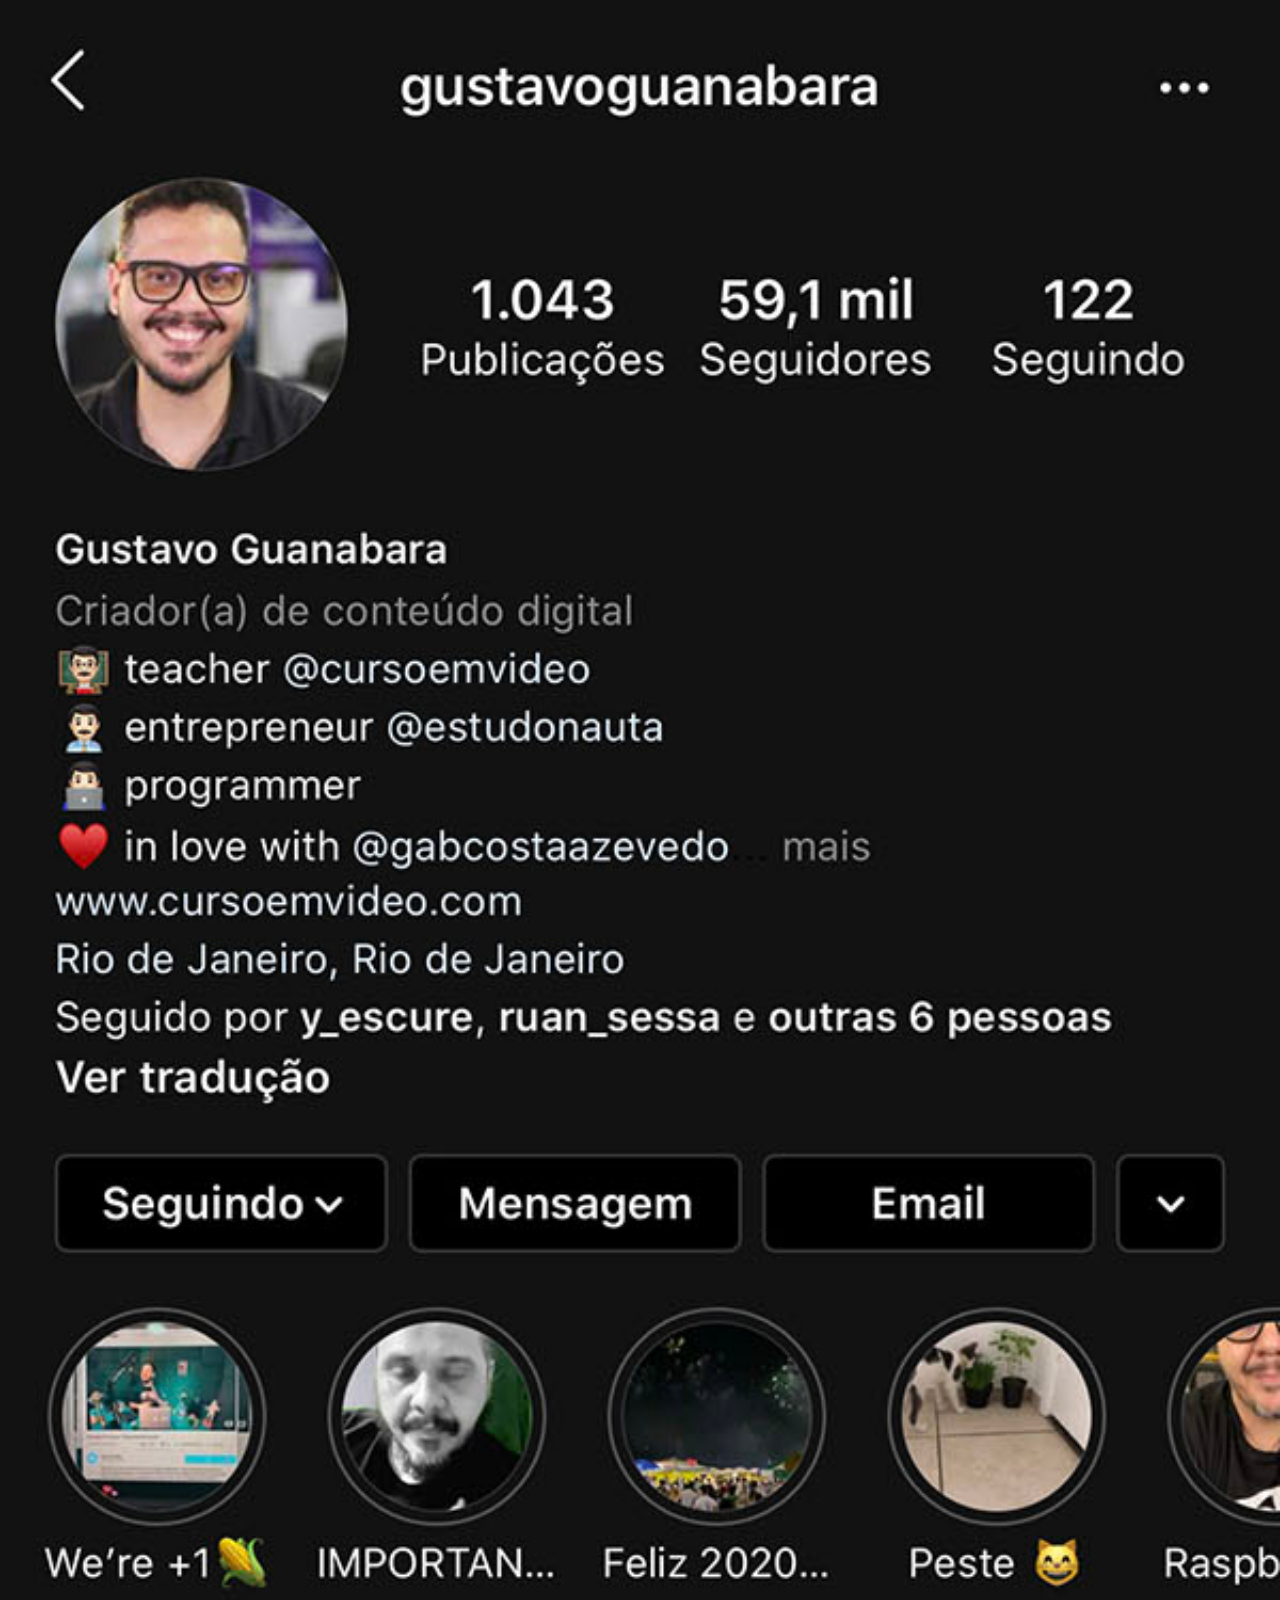
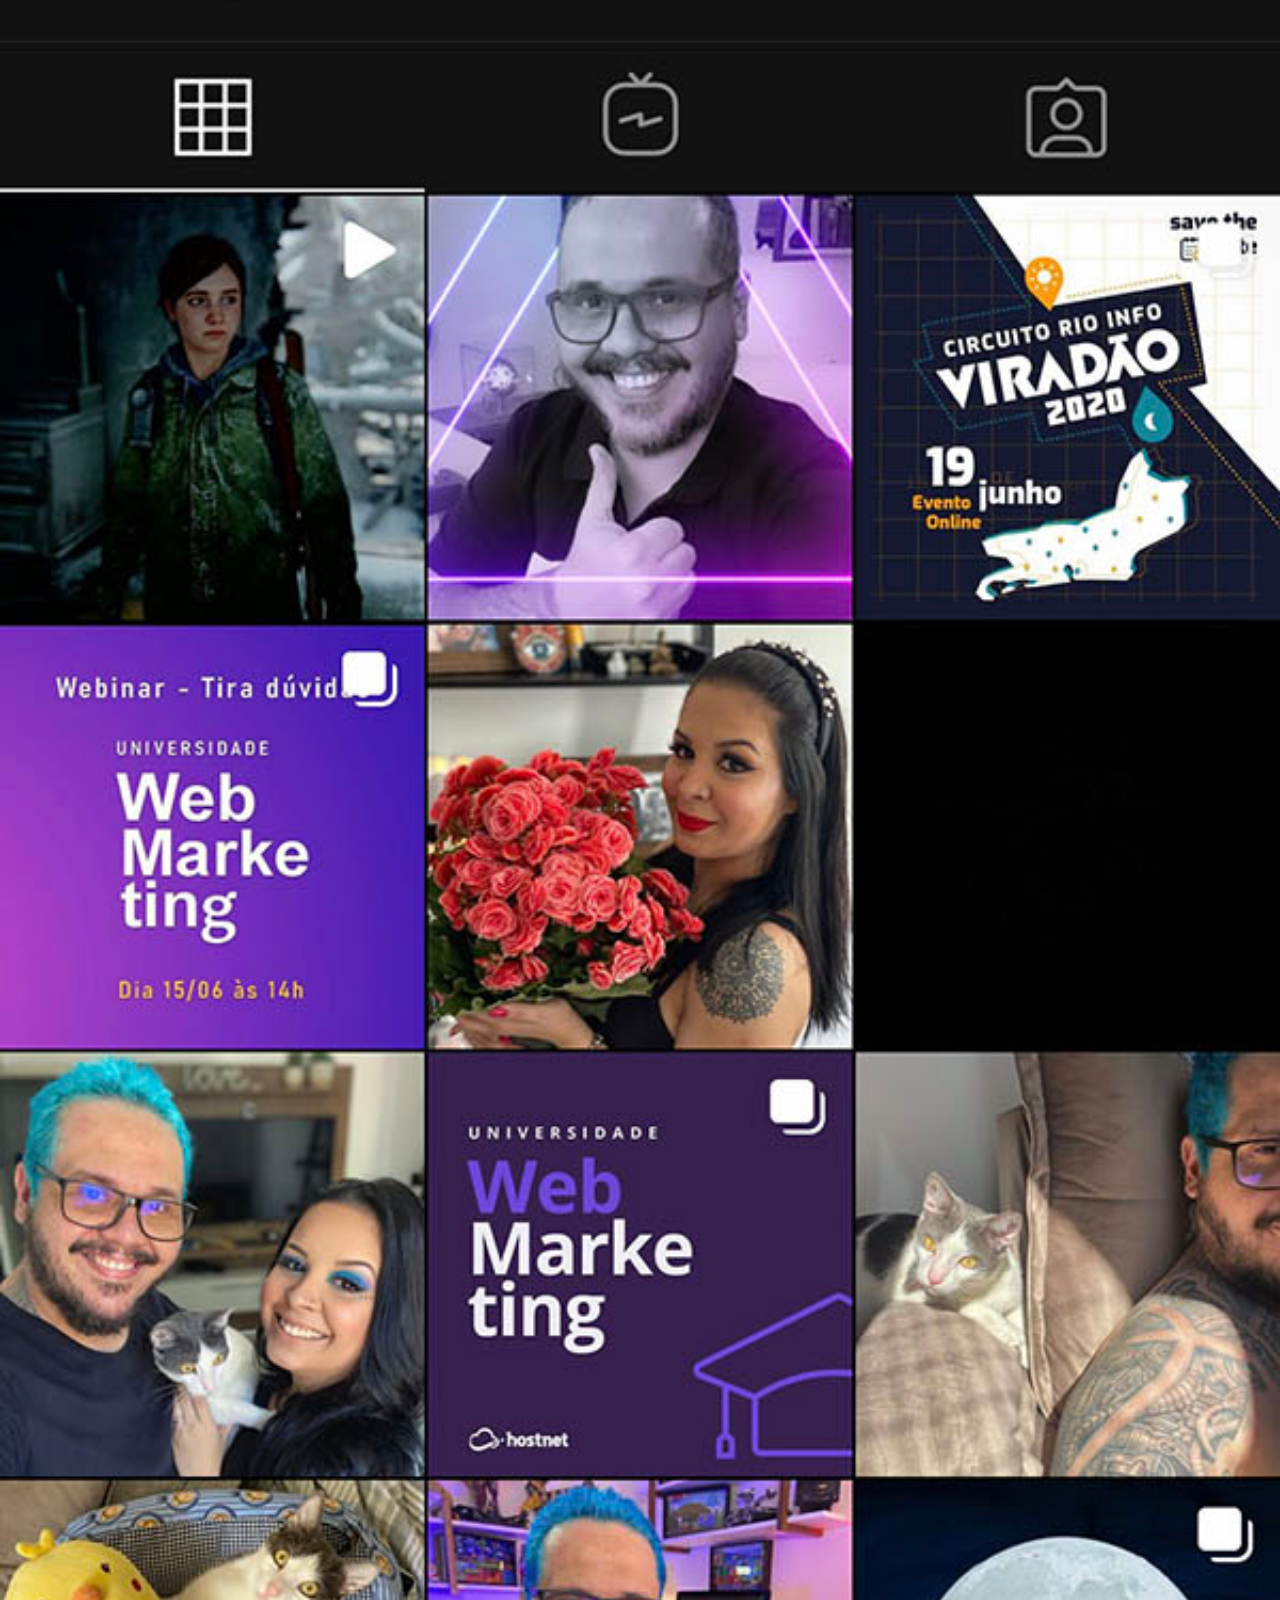
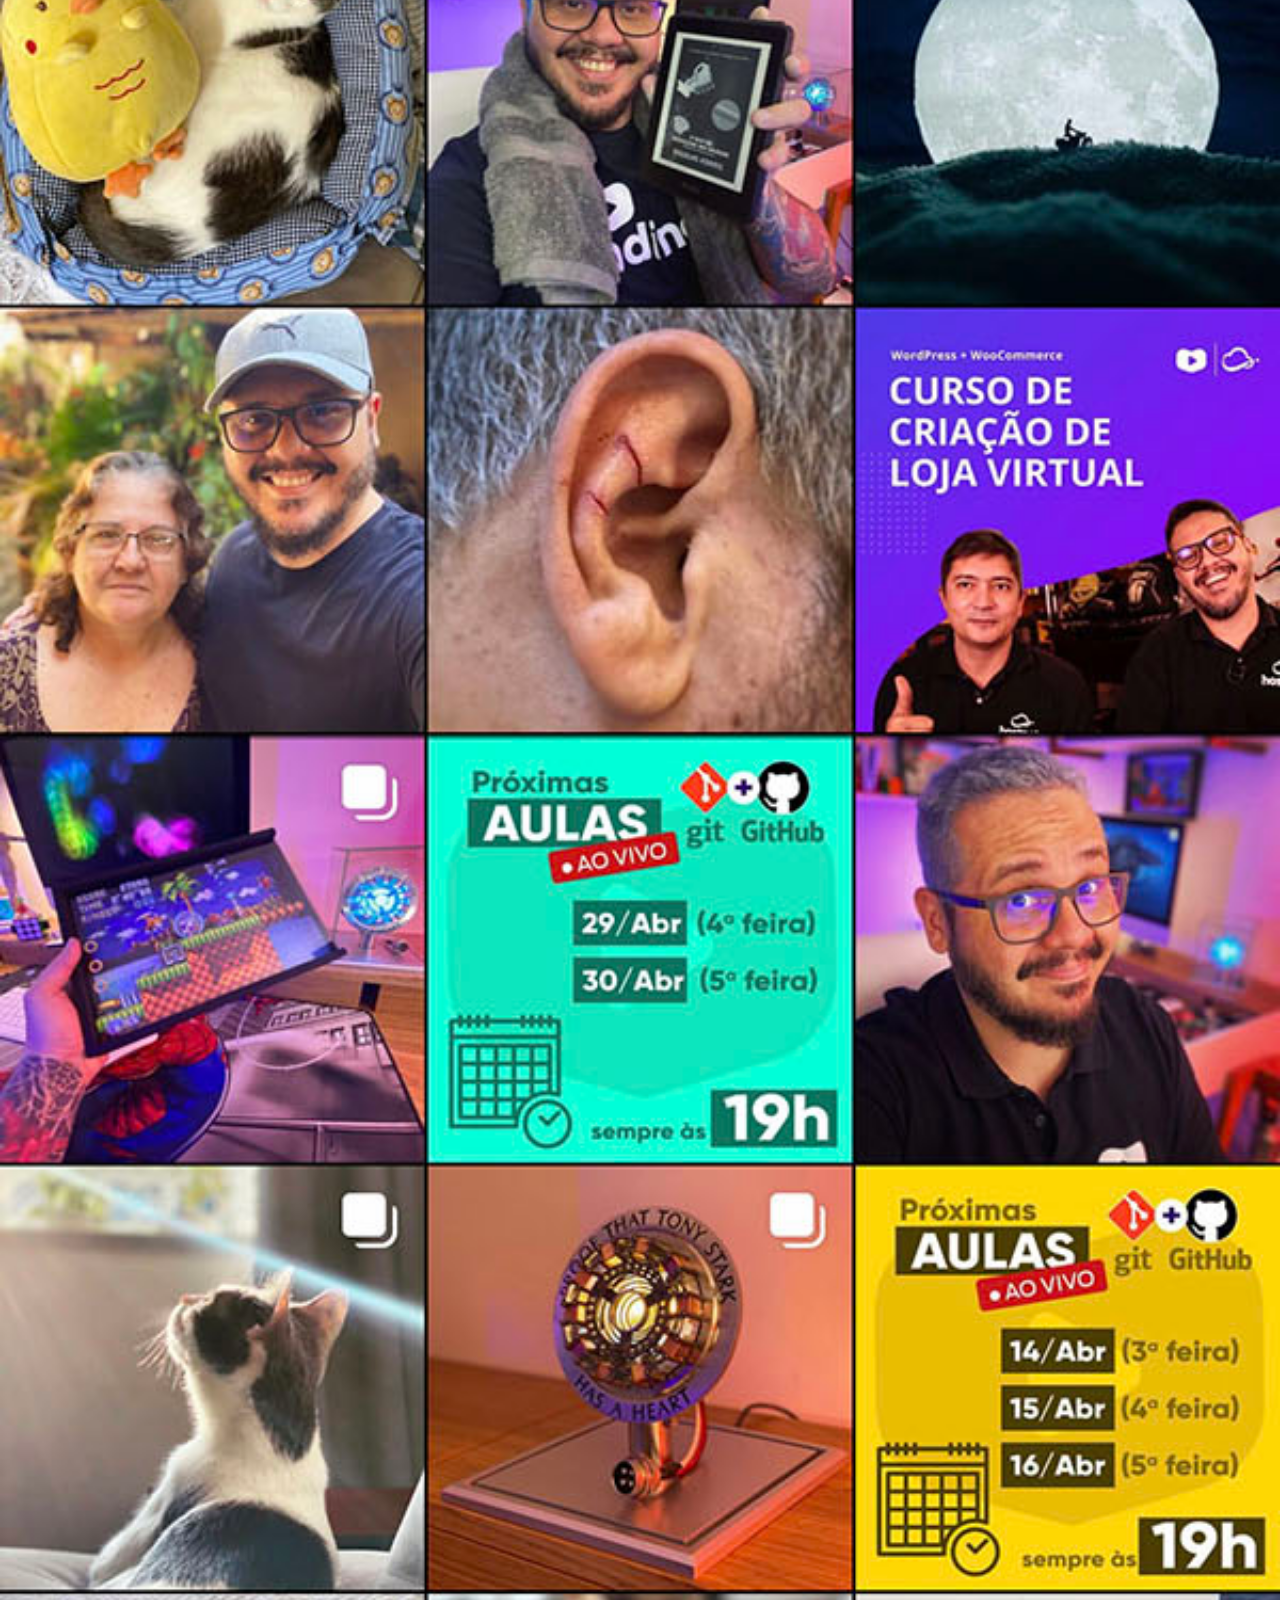
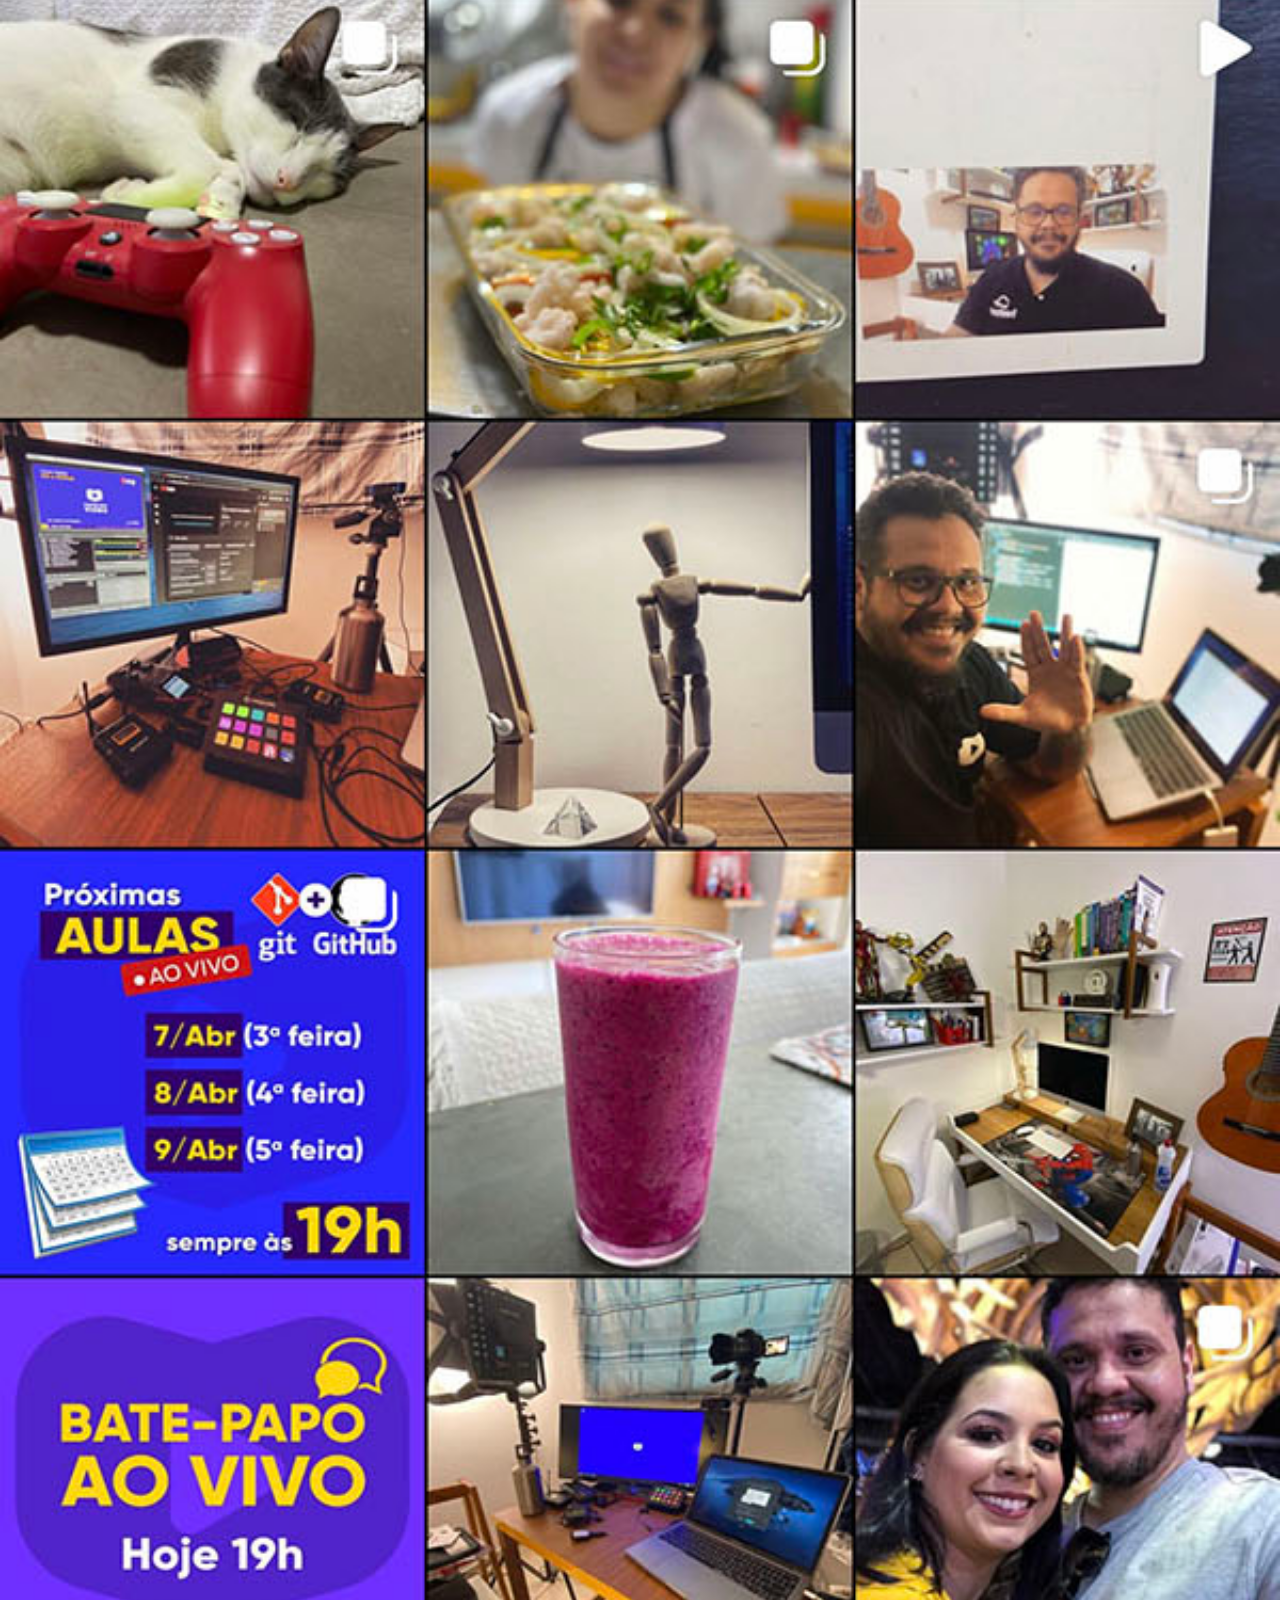
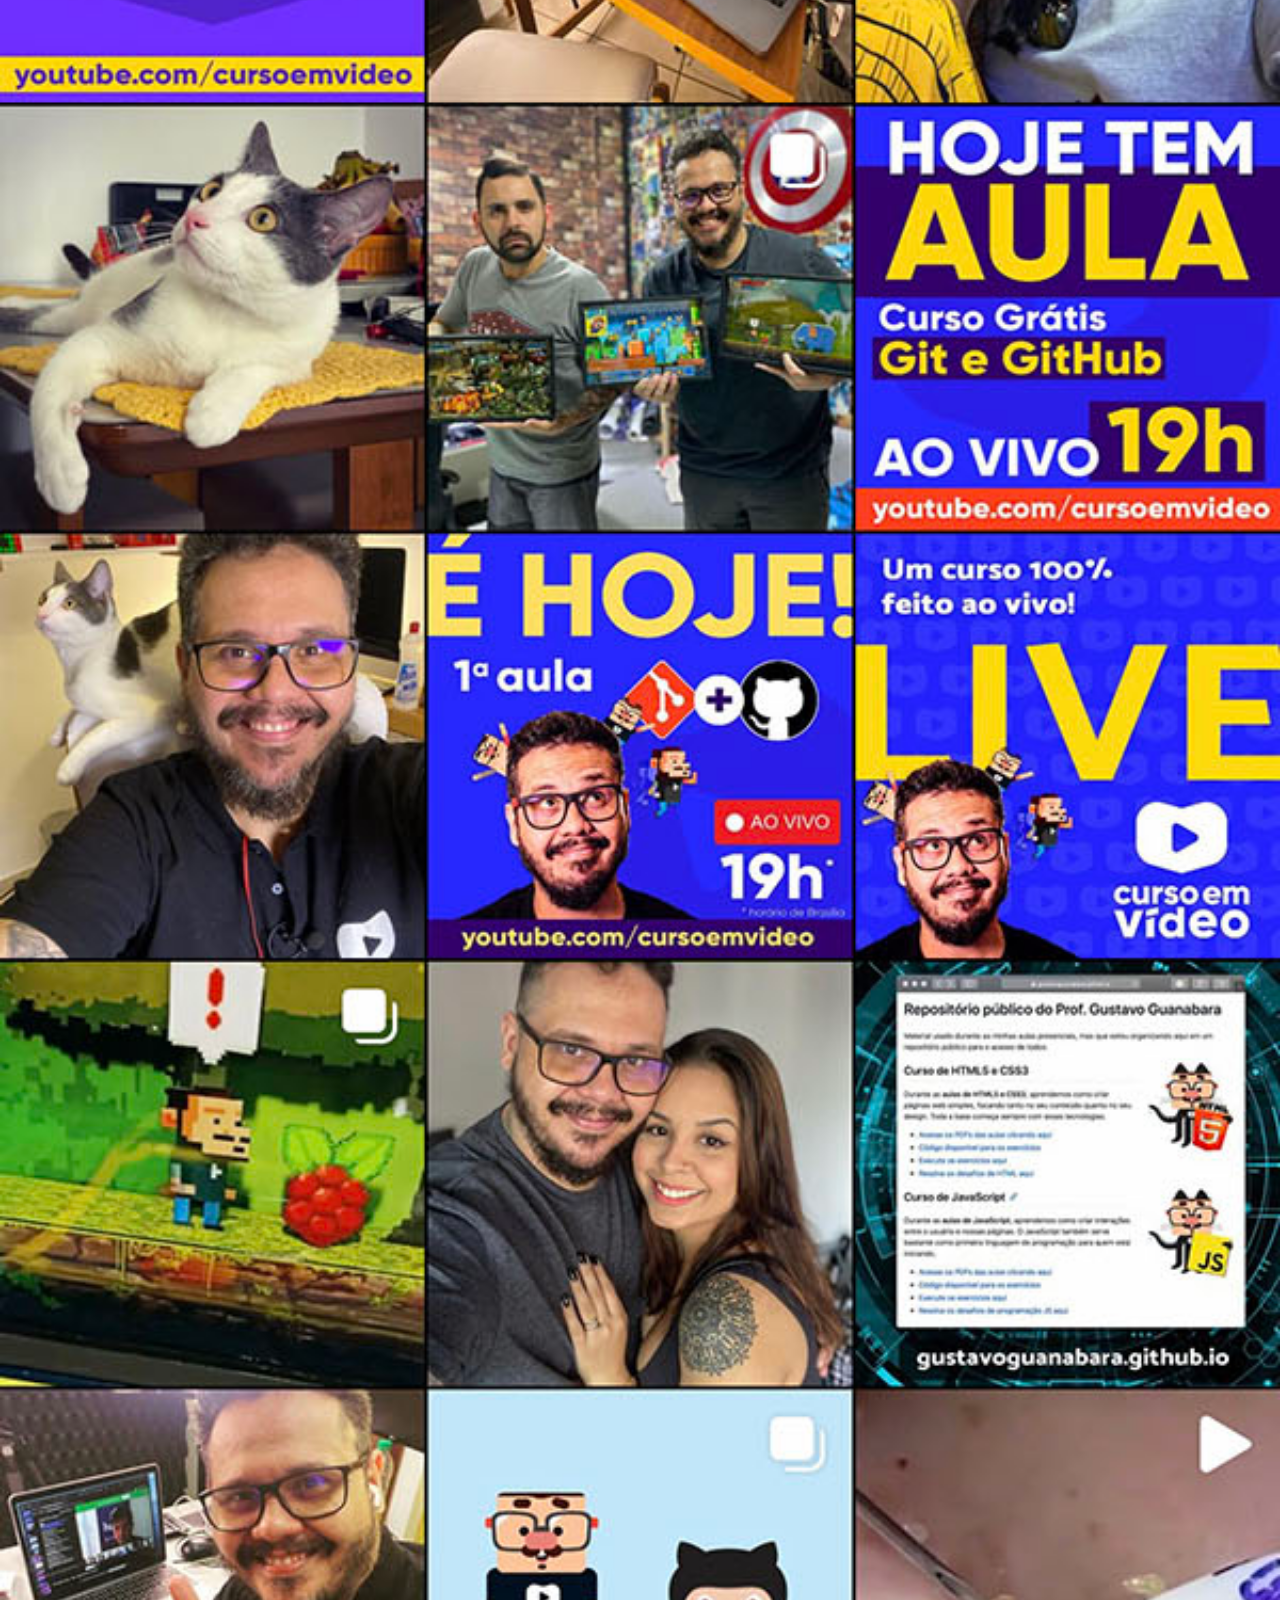
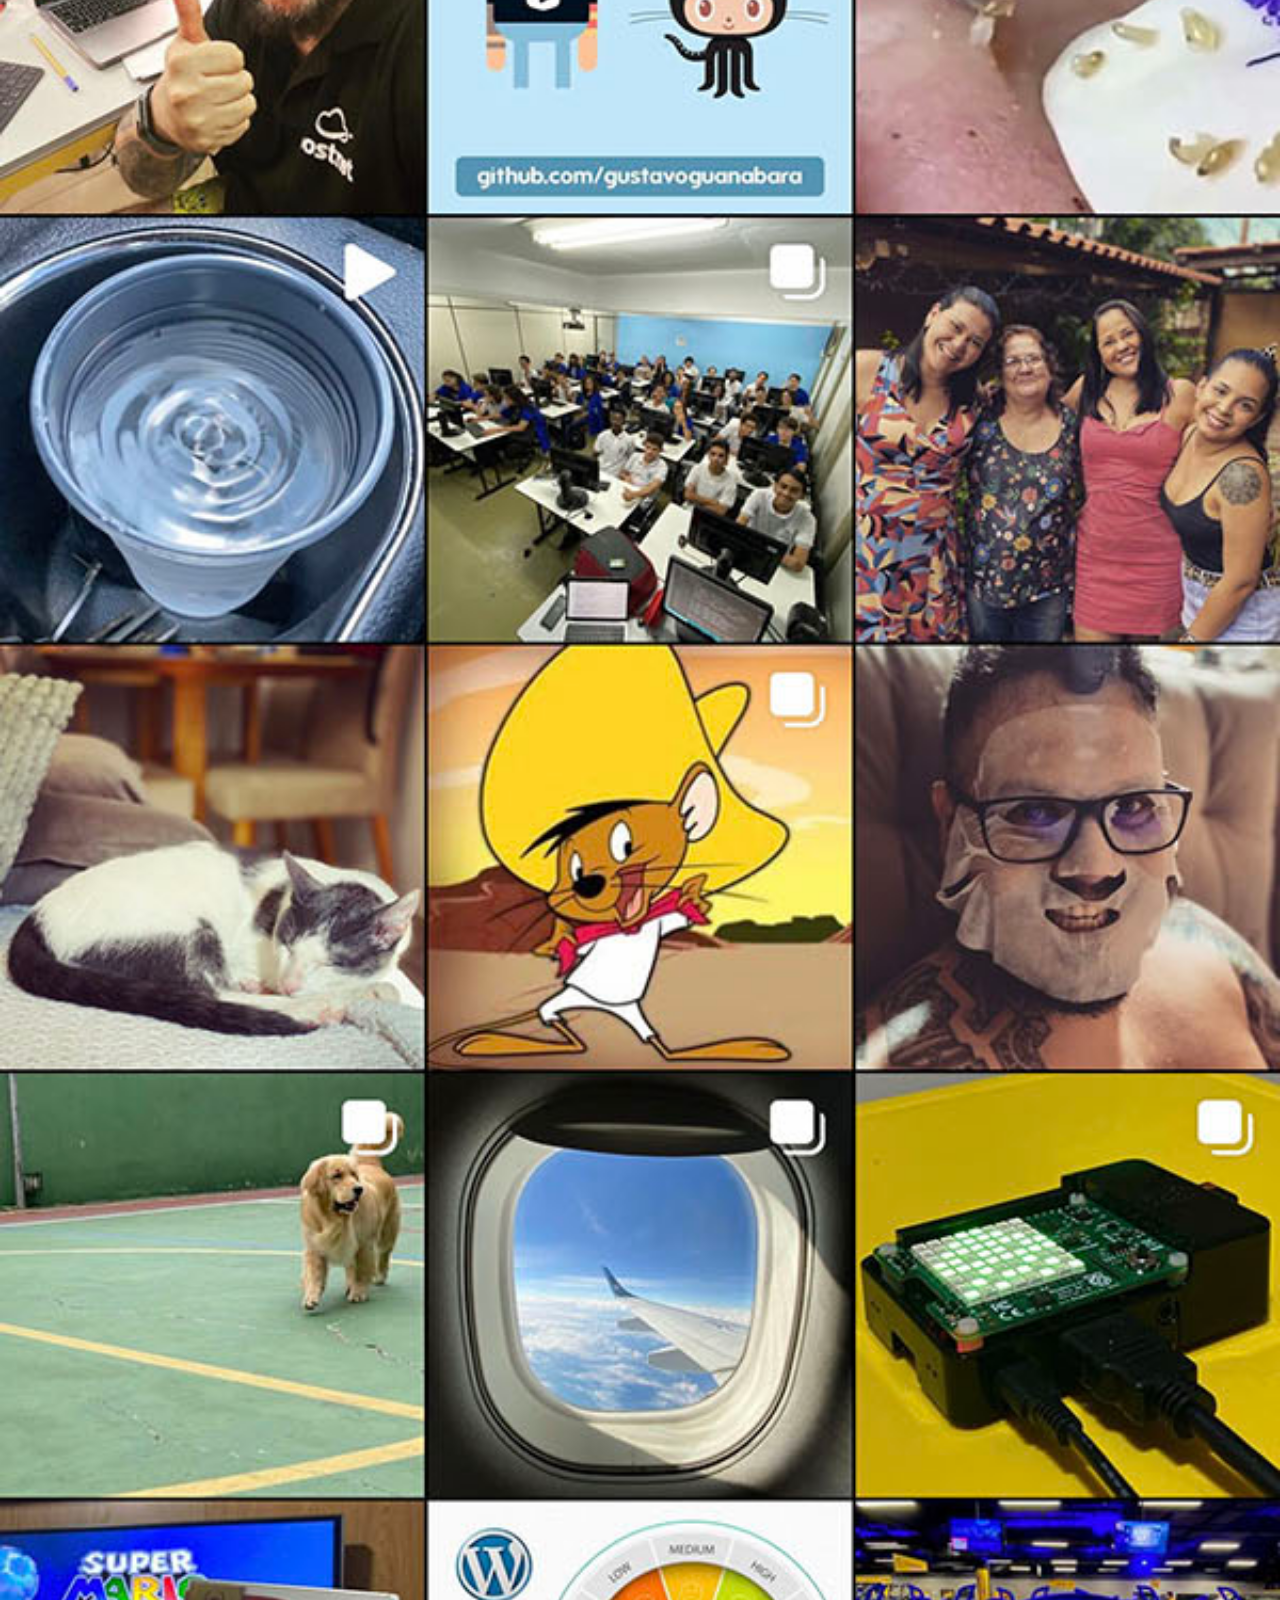
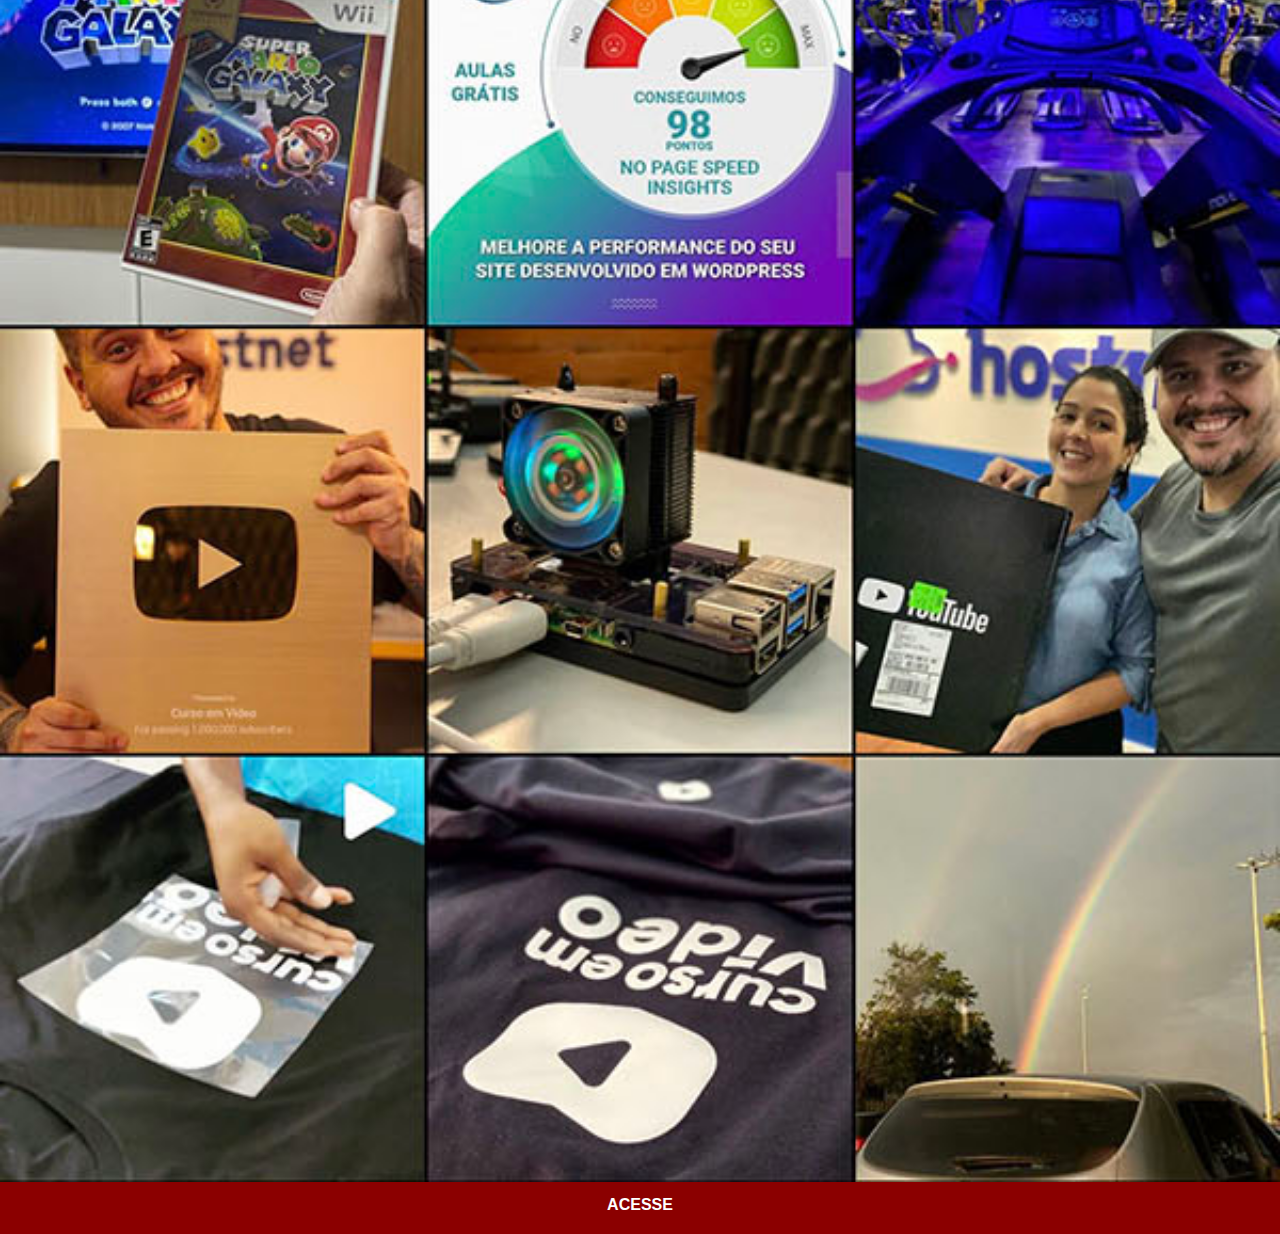
<file: instagram.html>
<!DOCTYPE html>
<html lang="pt-br">
<head>
    <meta charset="UTF-8">
    <meta name="viewport" content="width=device-width, initial-scale=1.0">
    <link rel="stylesheet" href="estilos/social.css">
    <title>Instagram</title>
</head>
<body>
   <img src="imagens/tela-instagram.jpg" alt="">
   <a href="https://www.instagram.com/gustavoguanabara" target="_blank">ACESSE</a> 
</body>
</html>
</file>
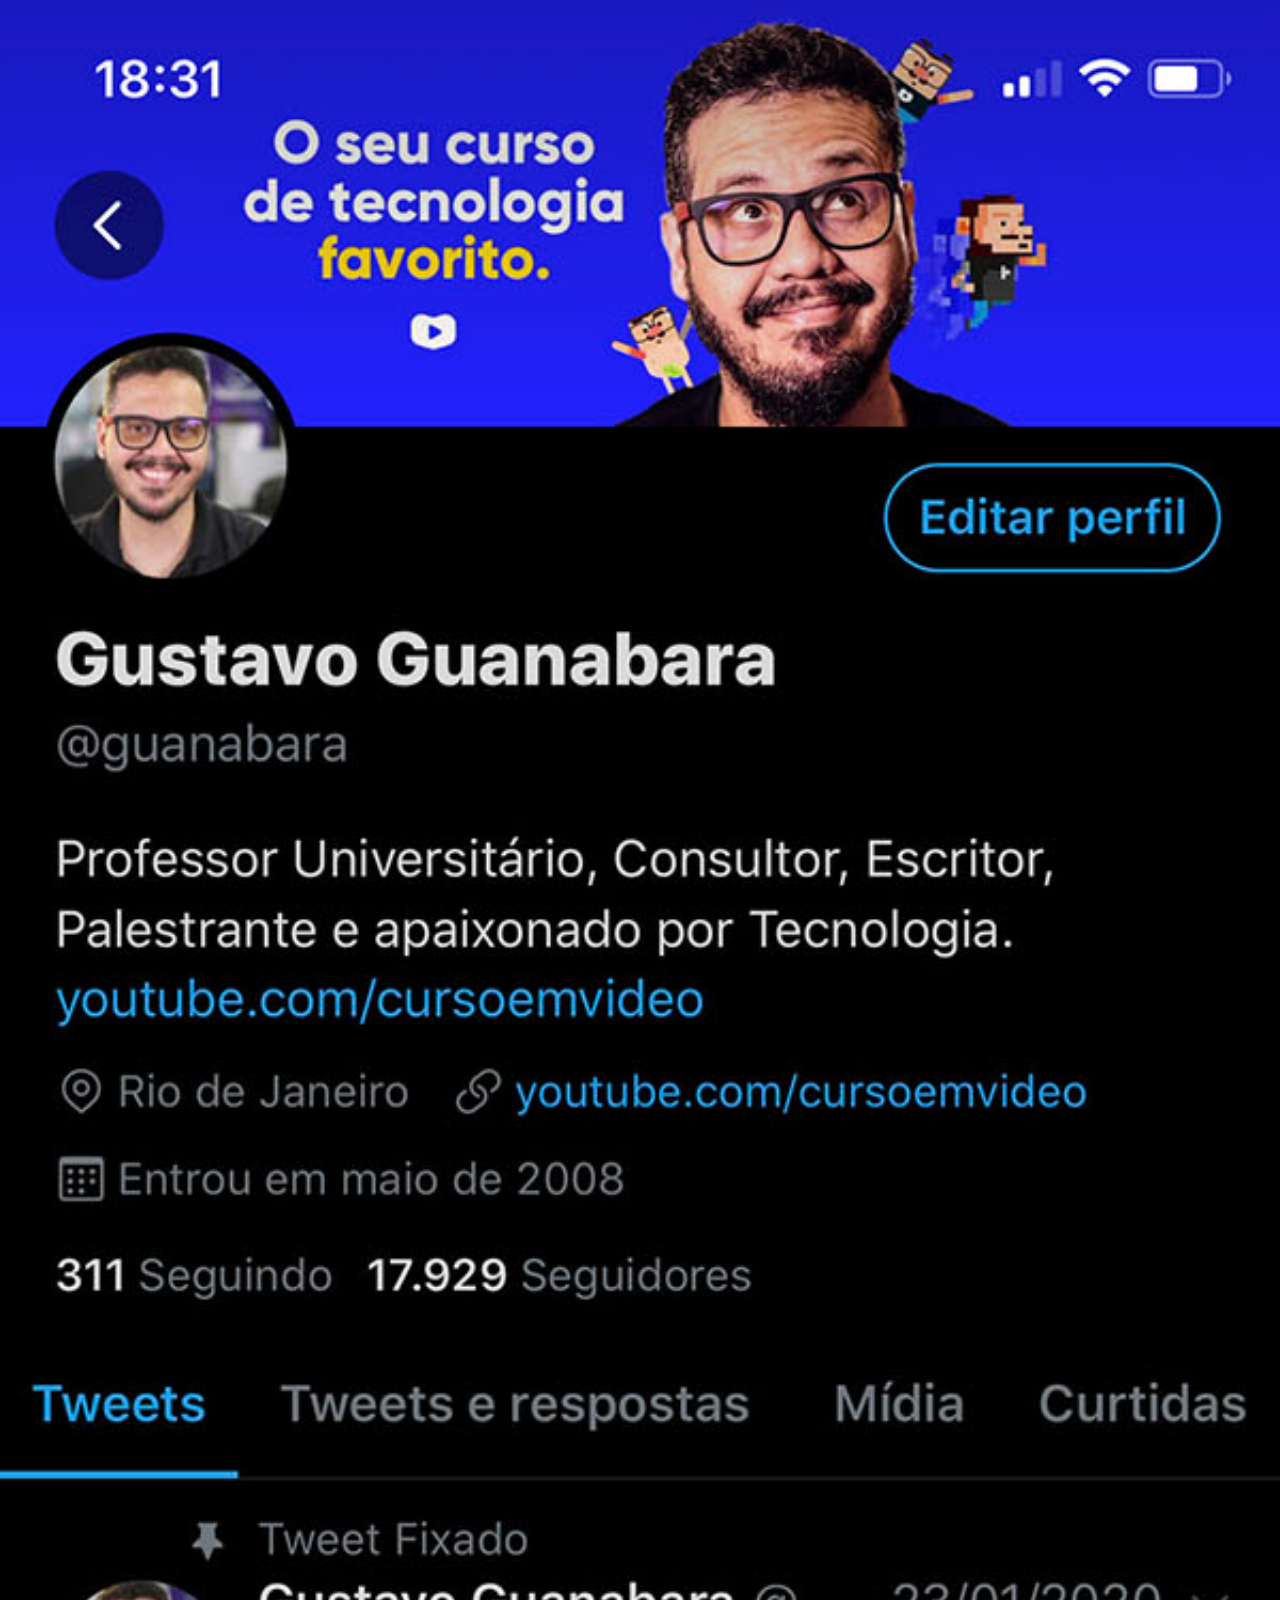
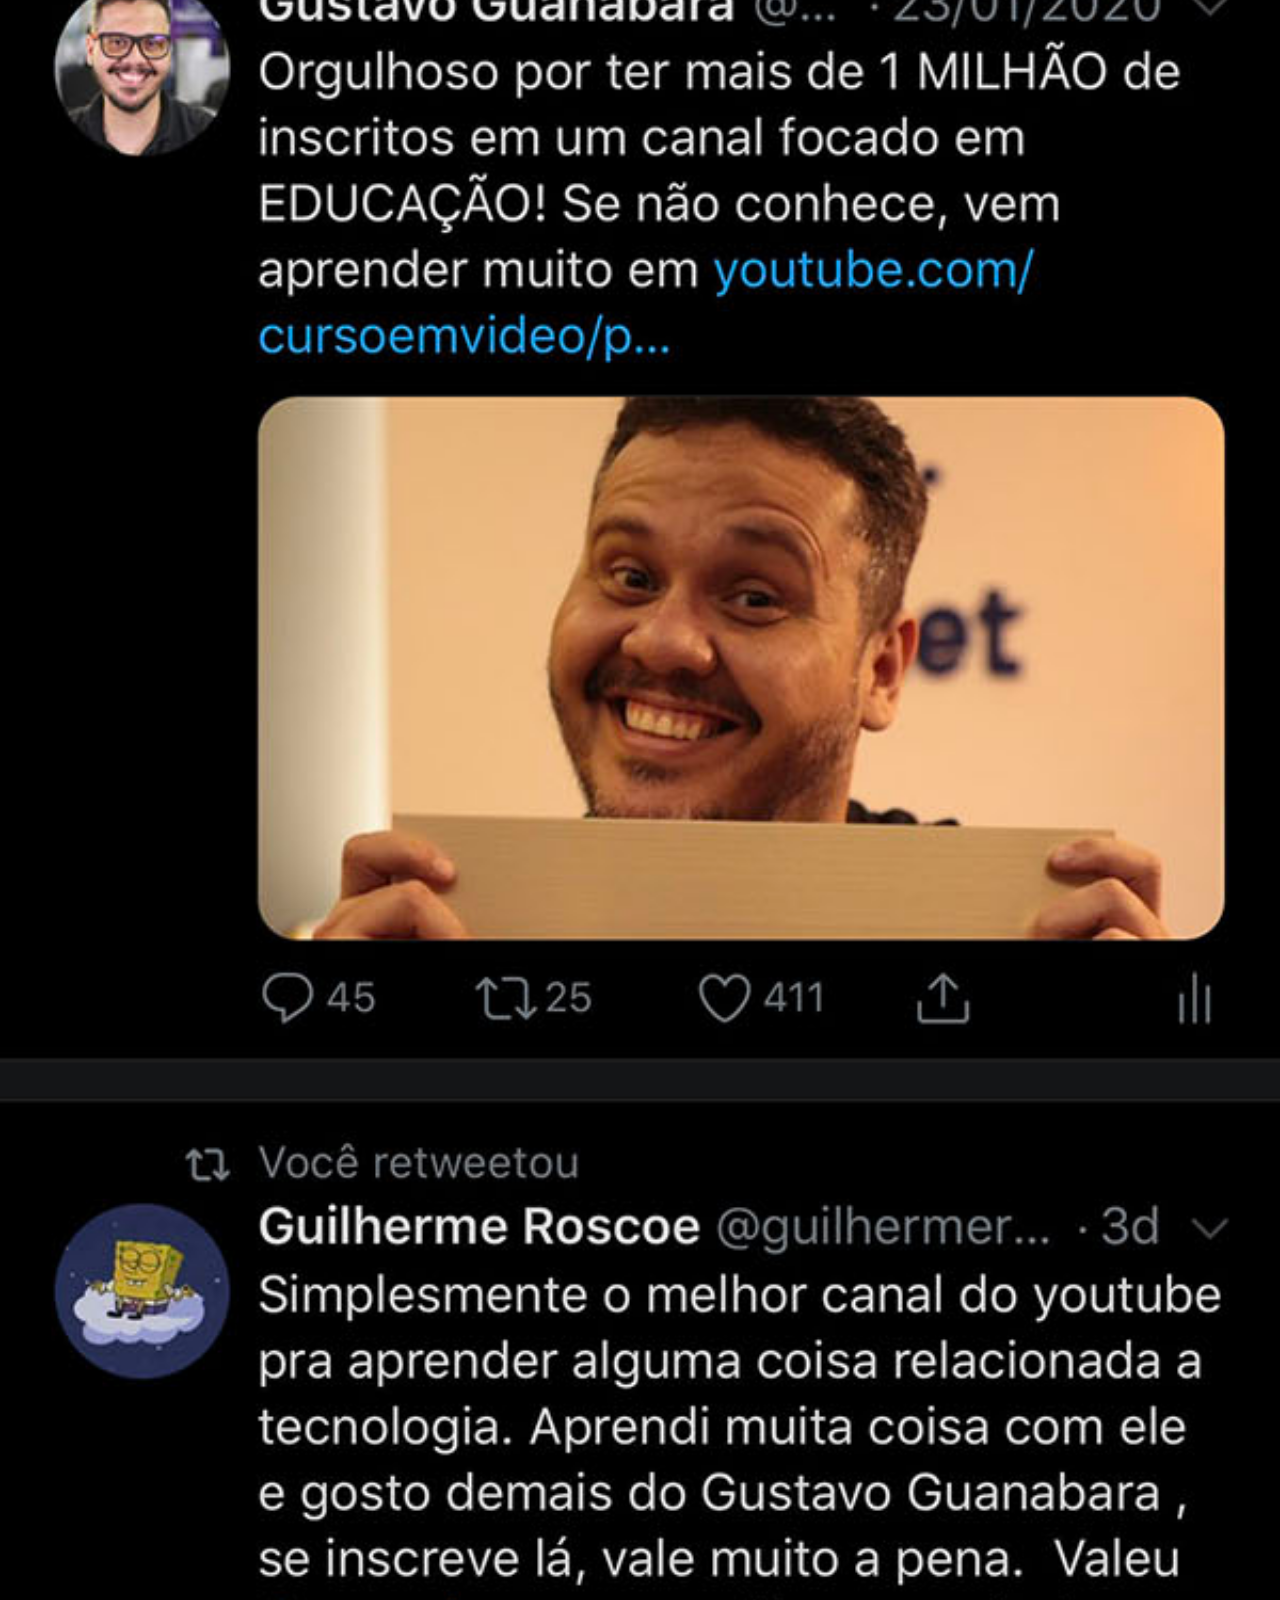
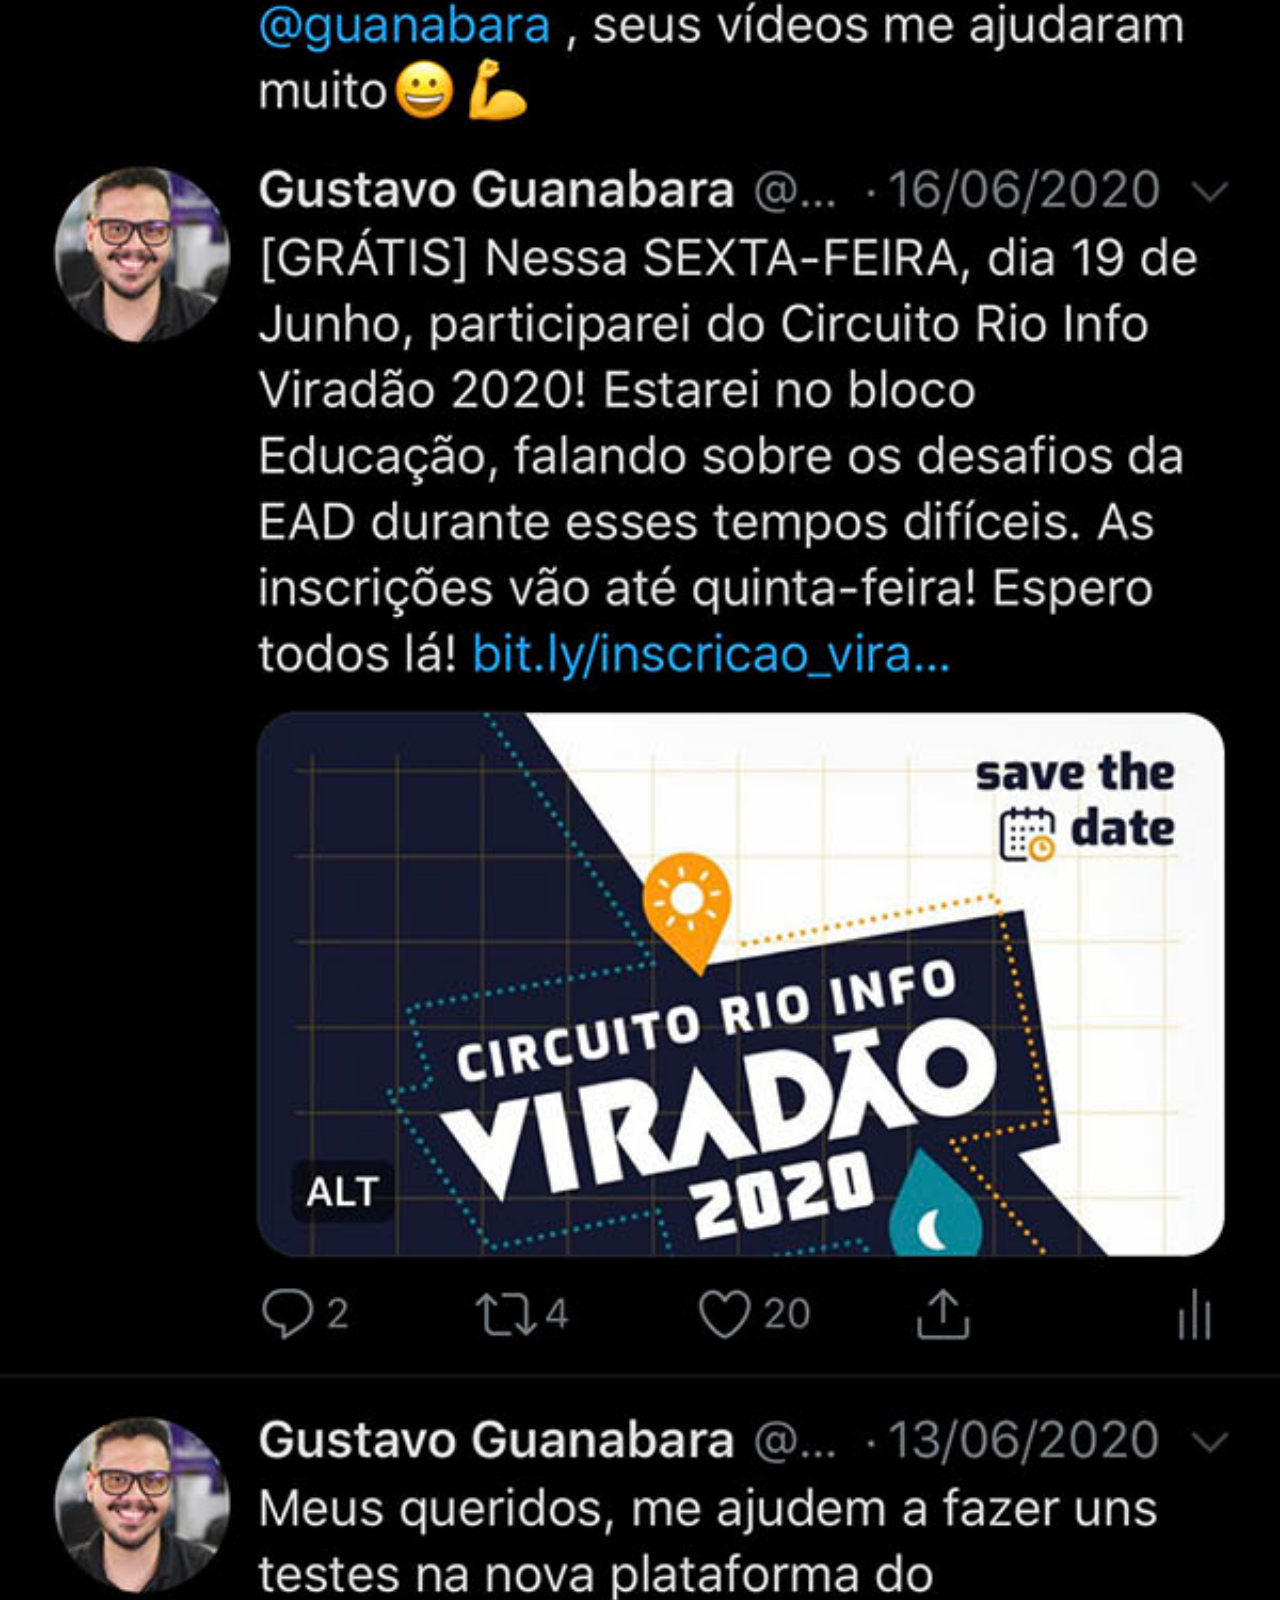
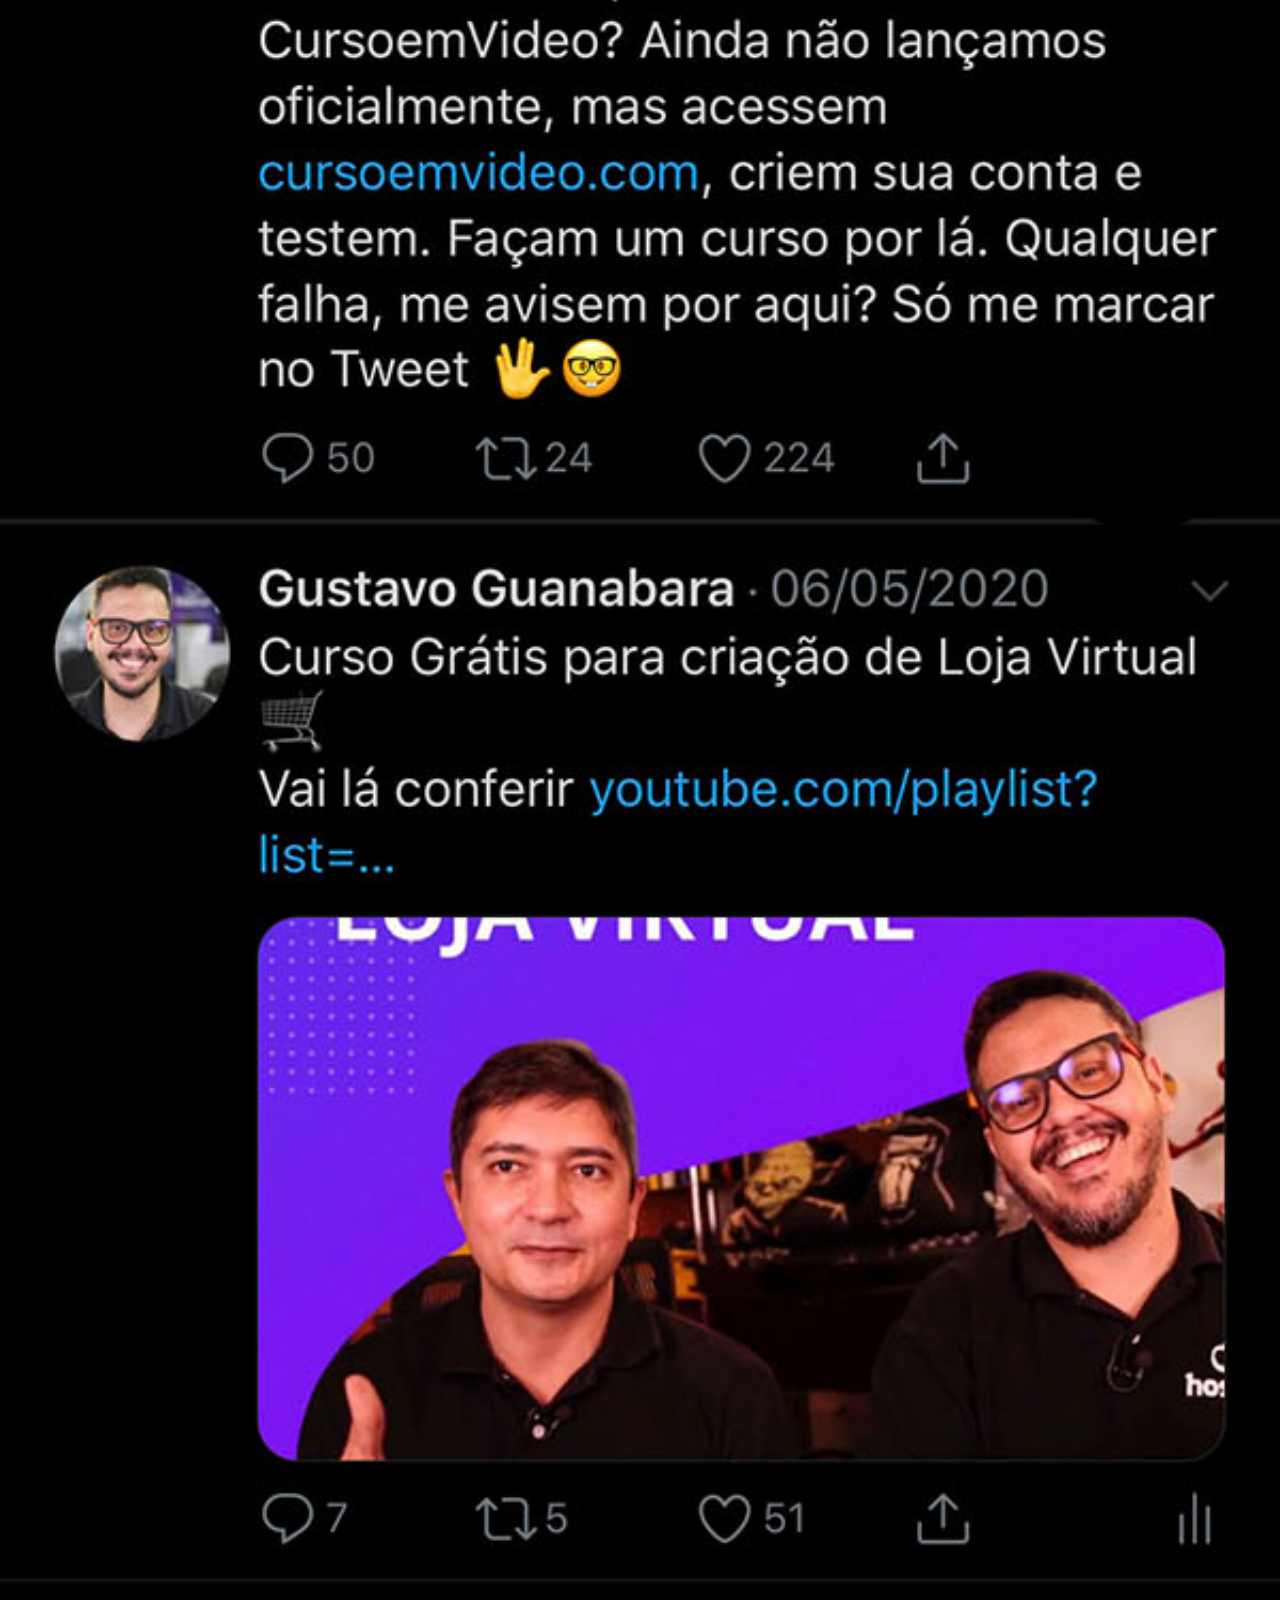
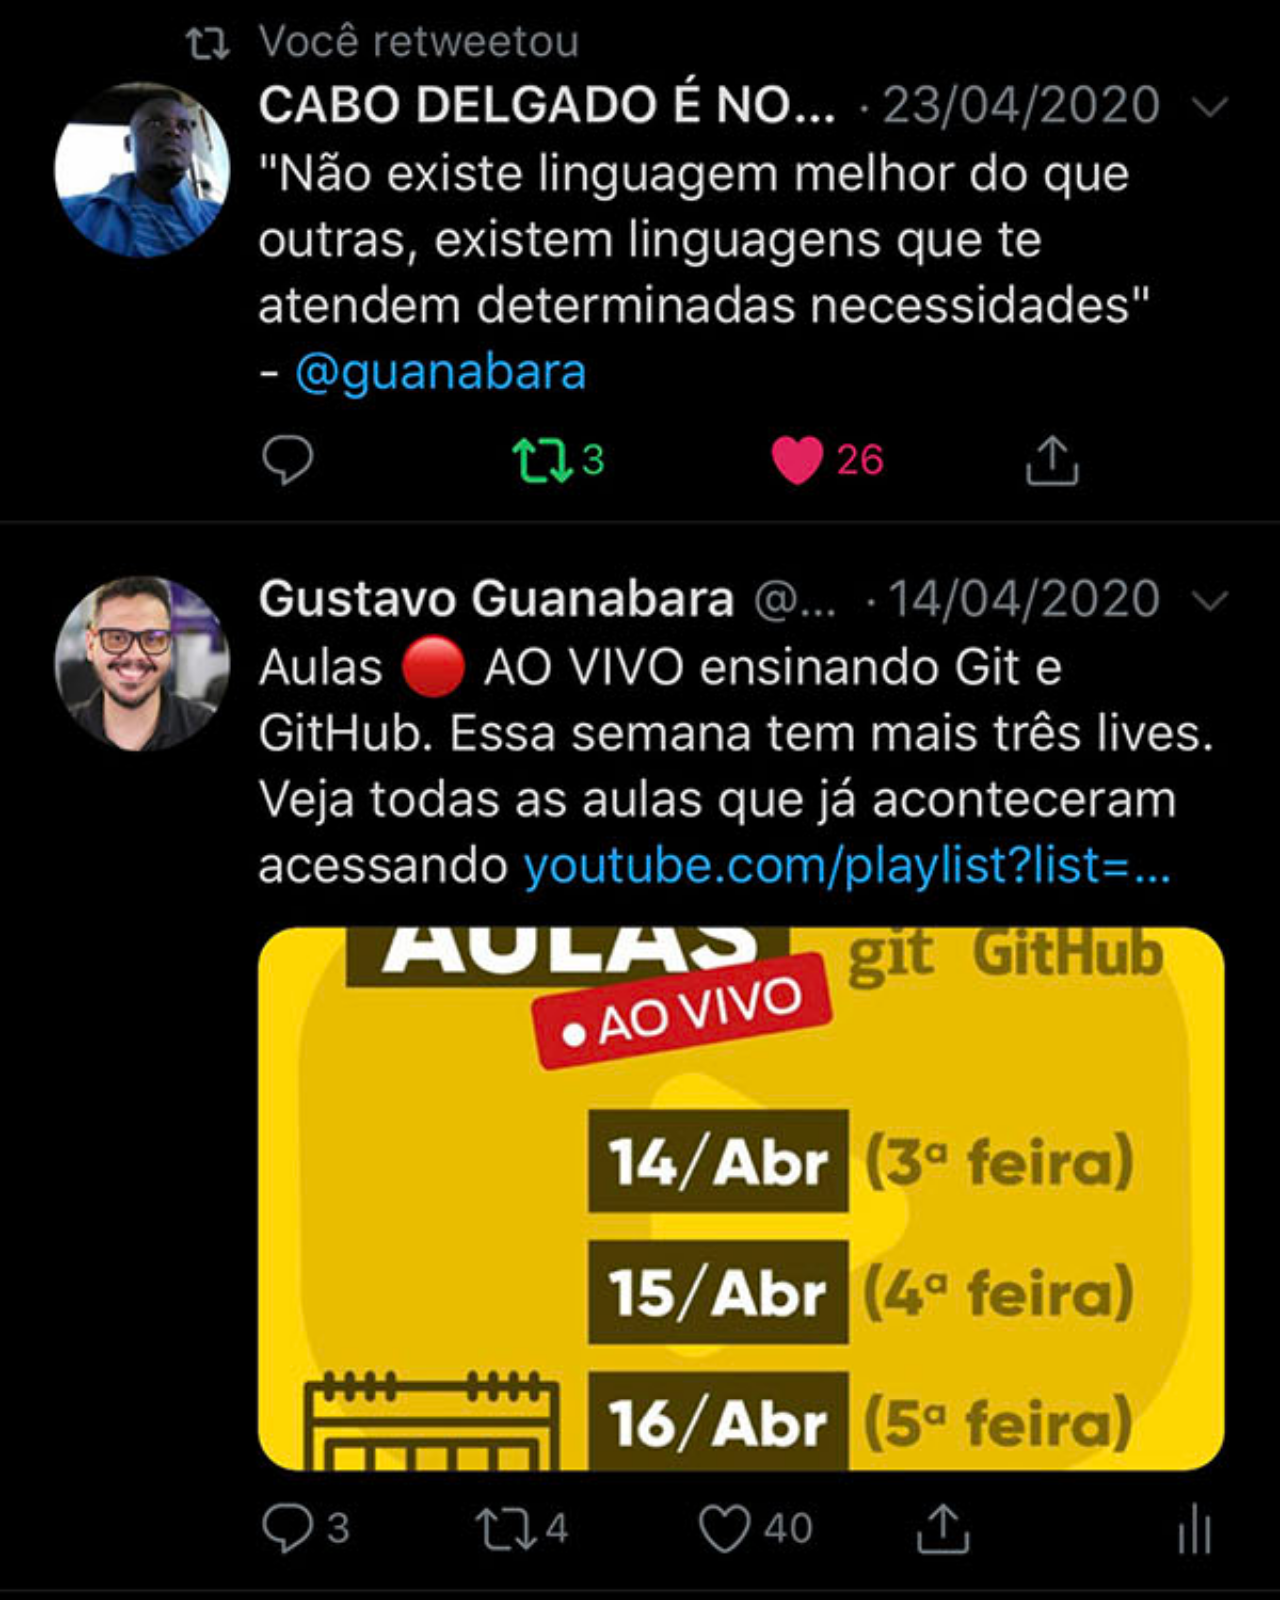
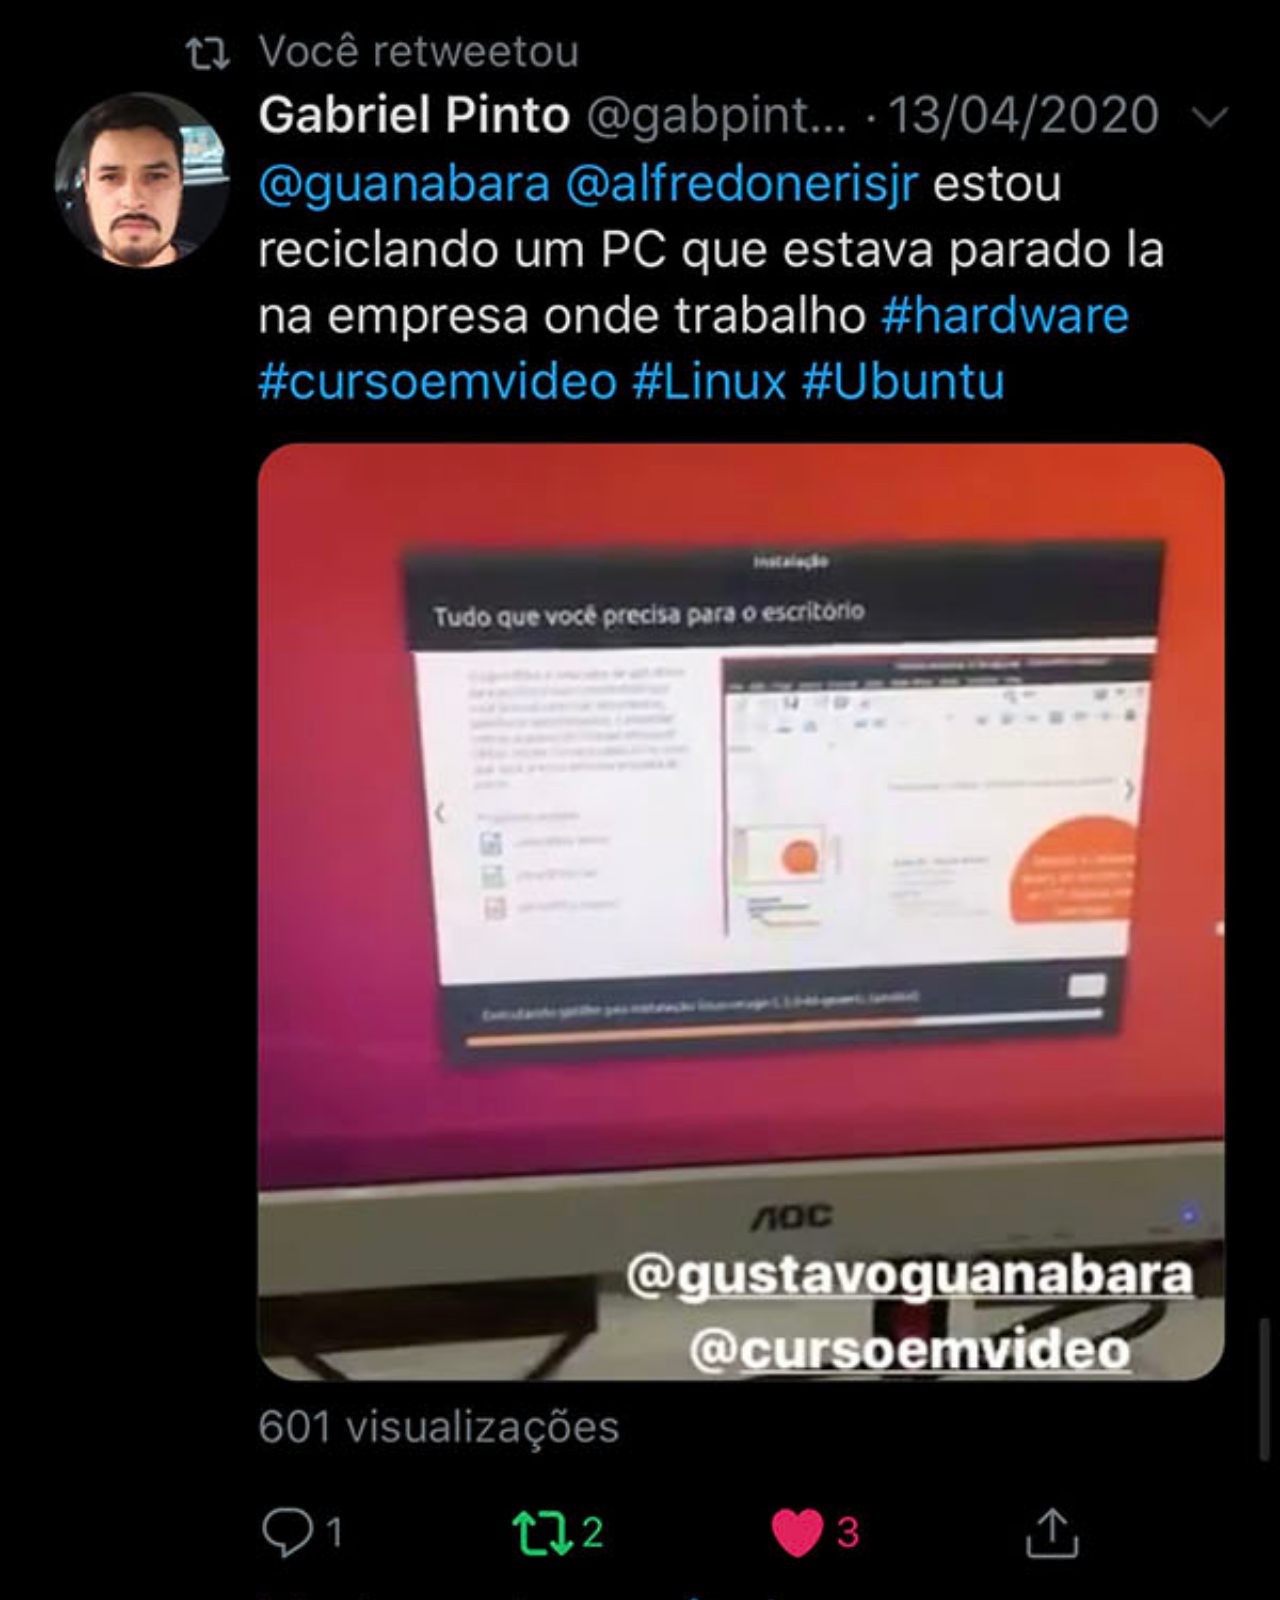
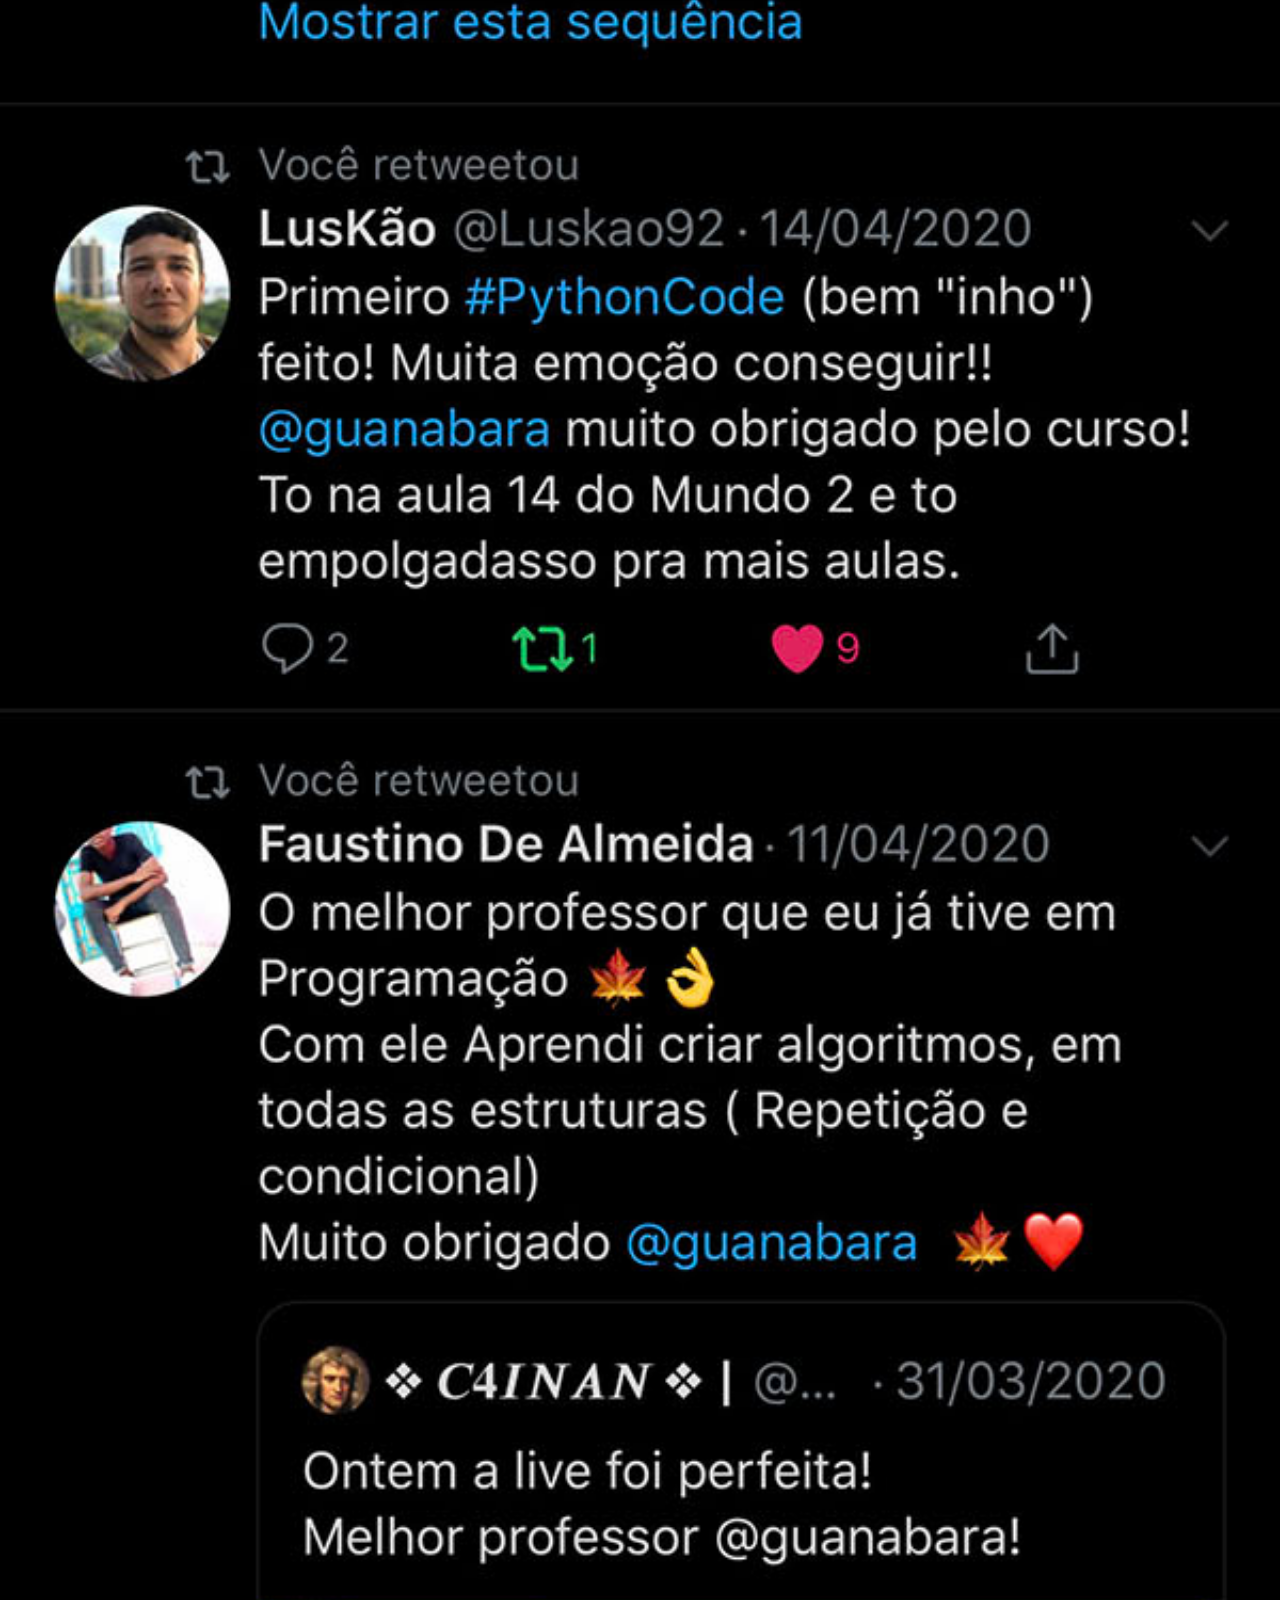
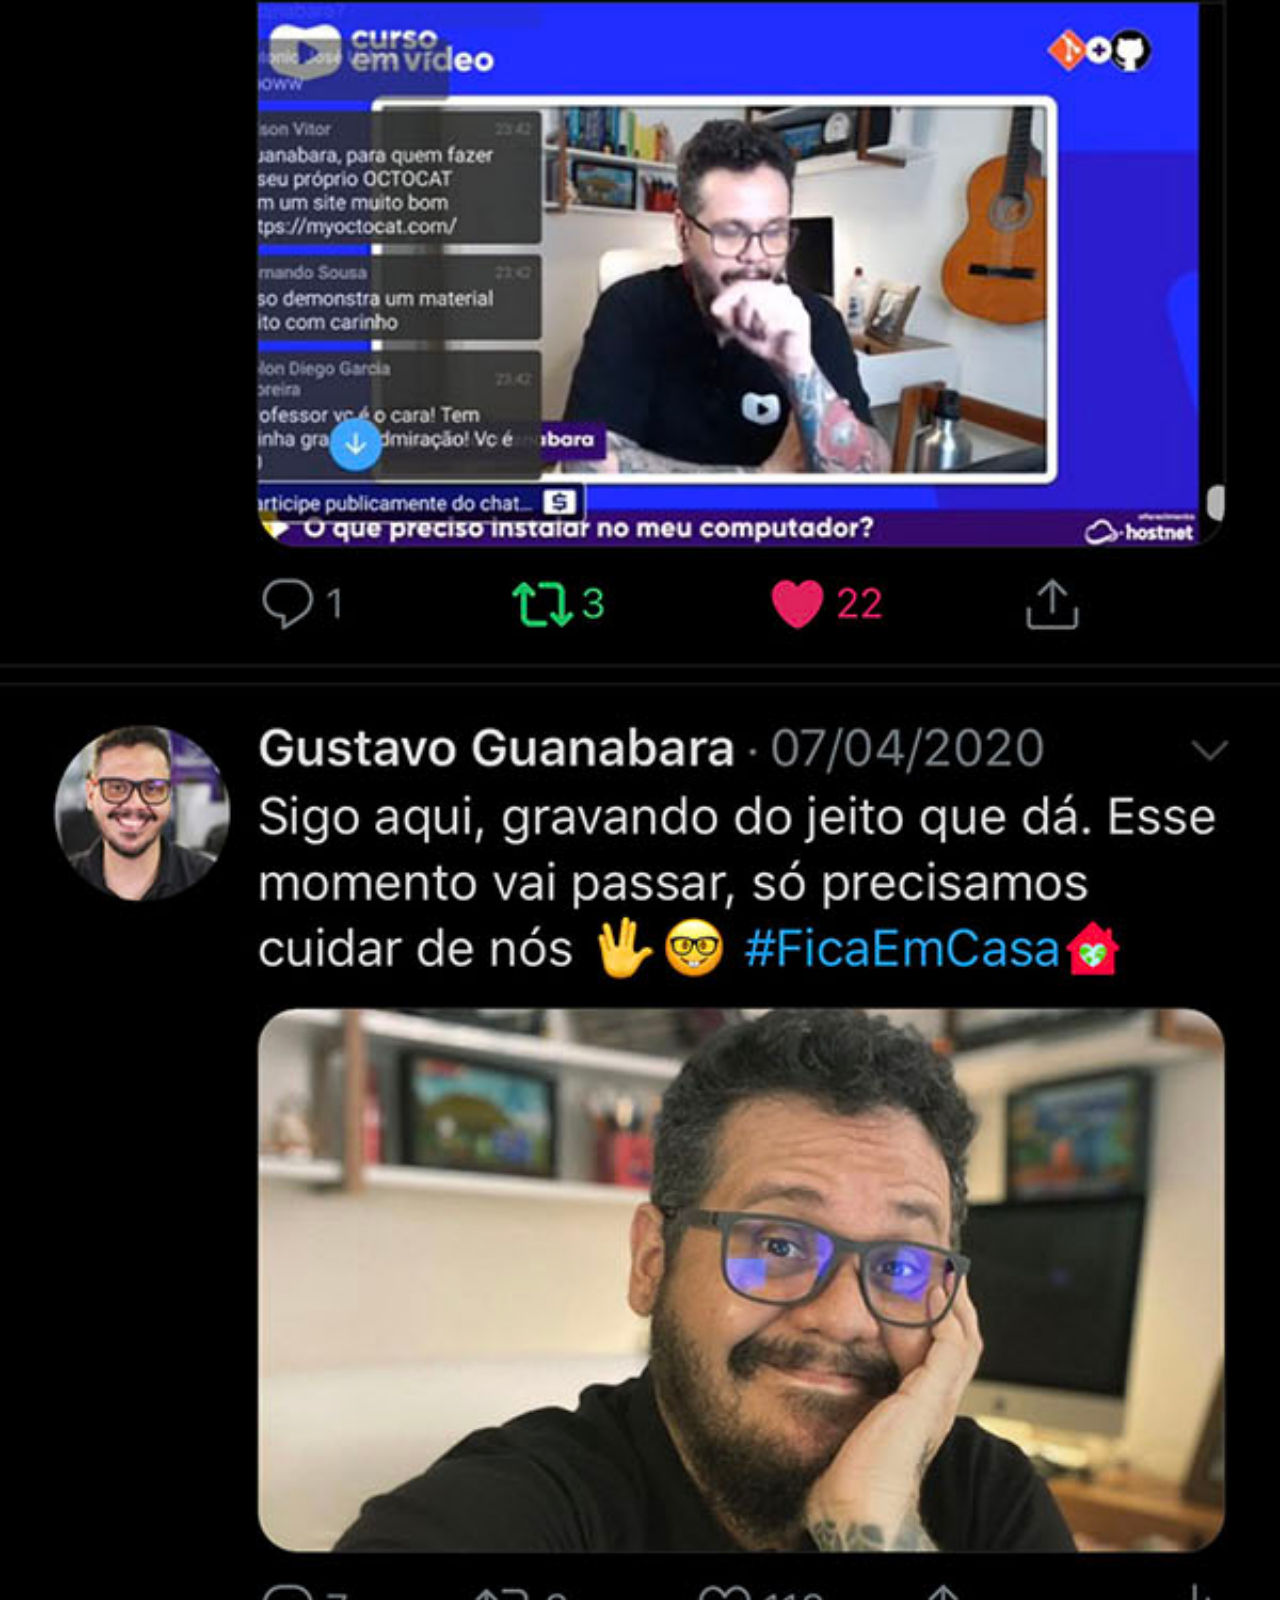
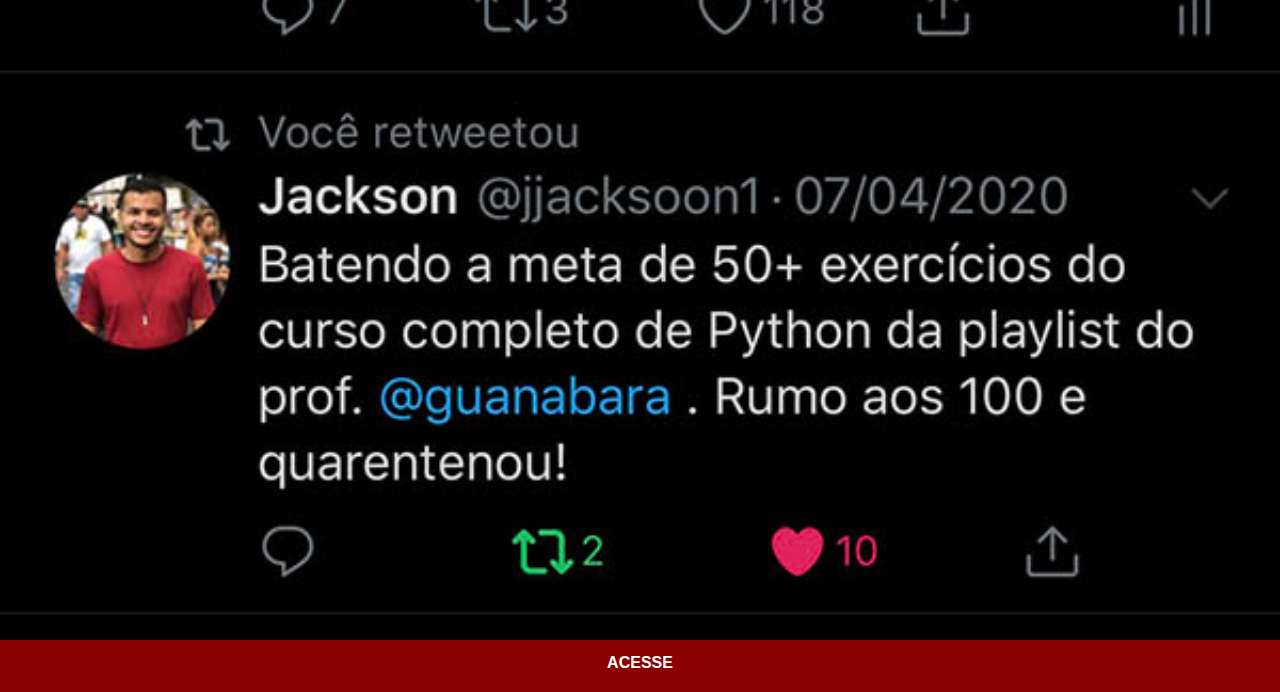
<file: twitter.html>
<!DOCTYPE html>
<html lang="pt-br">
<head>
    <meta charset="UTF-8">
    <meta name="viewport" content="width=device-width, initial-scale=1.0">
    <link rel="stylesheet" href="estilos/social.css">
    <title>Twitter</title>
</head>
<body>
    <img src="imagens/tela-twitter.jpg" alt="">
    <a href="https://x.com/guanabara" target="_blank">ACESSE</a>
</body>
</html>
</file>
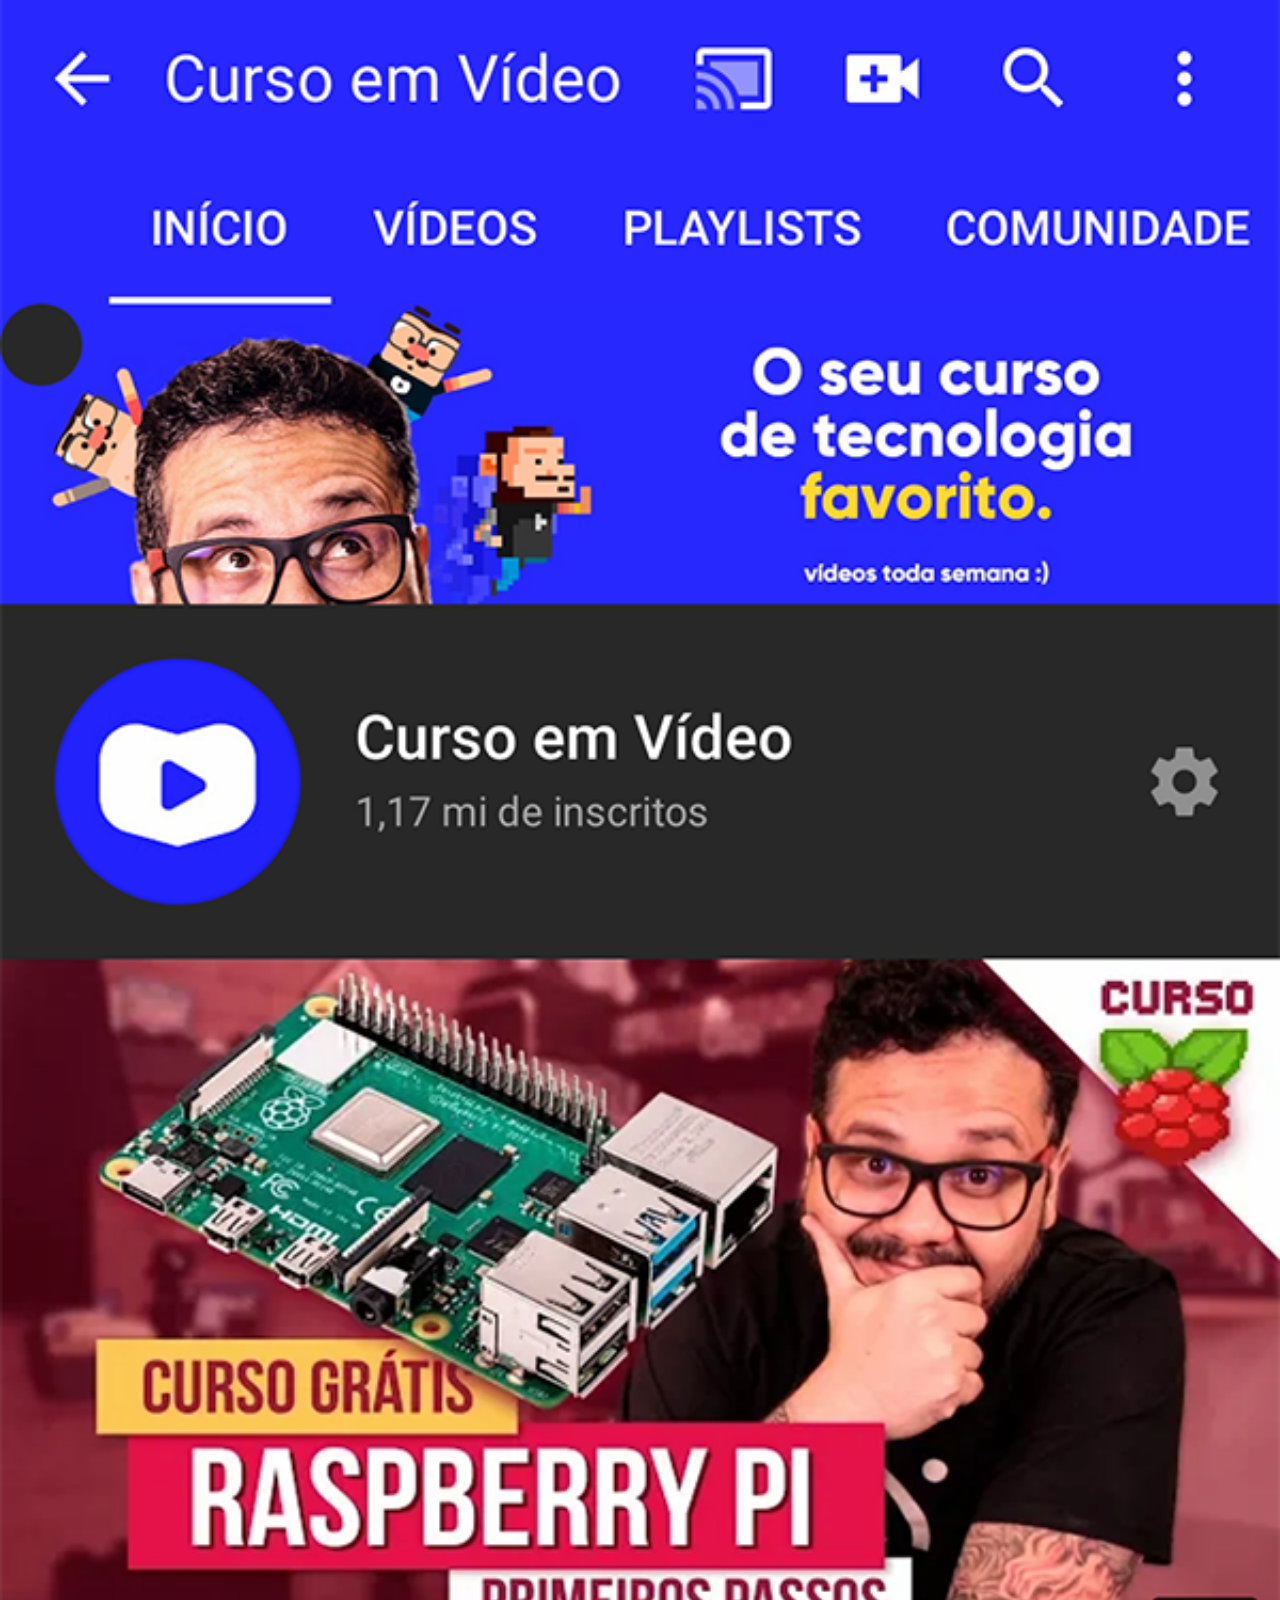
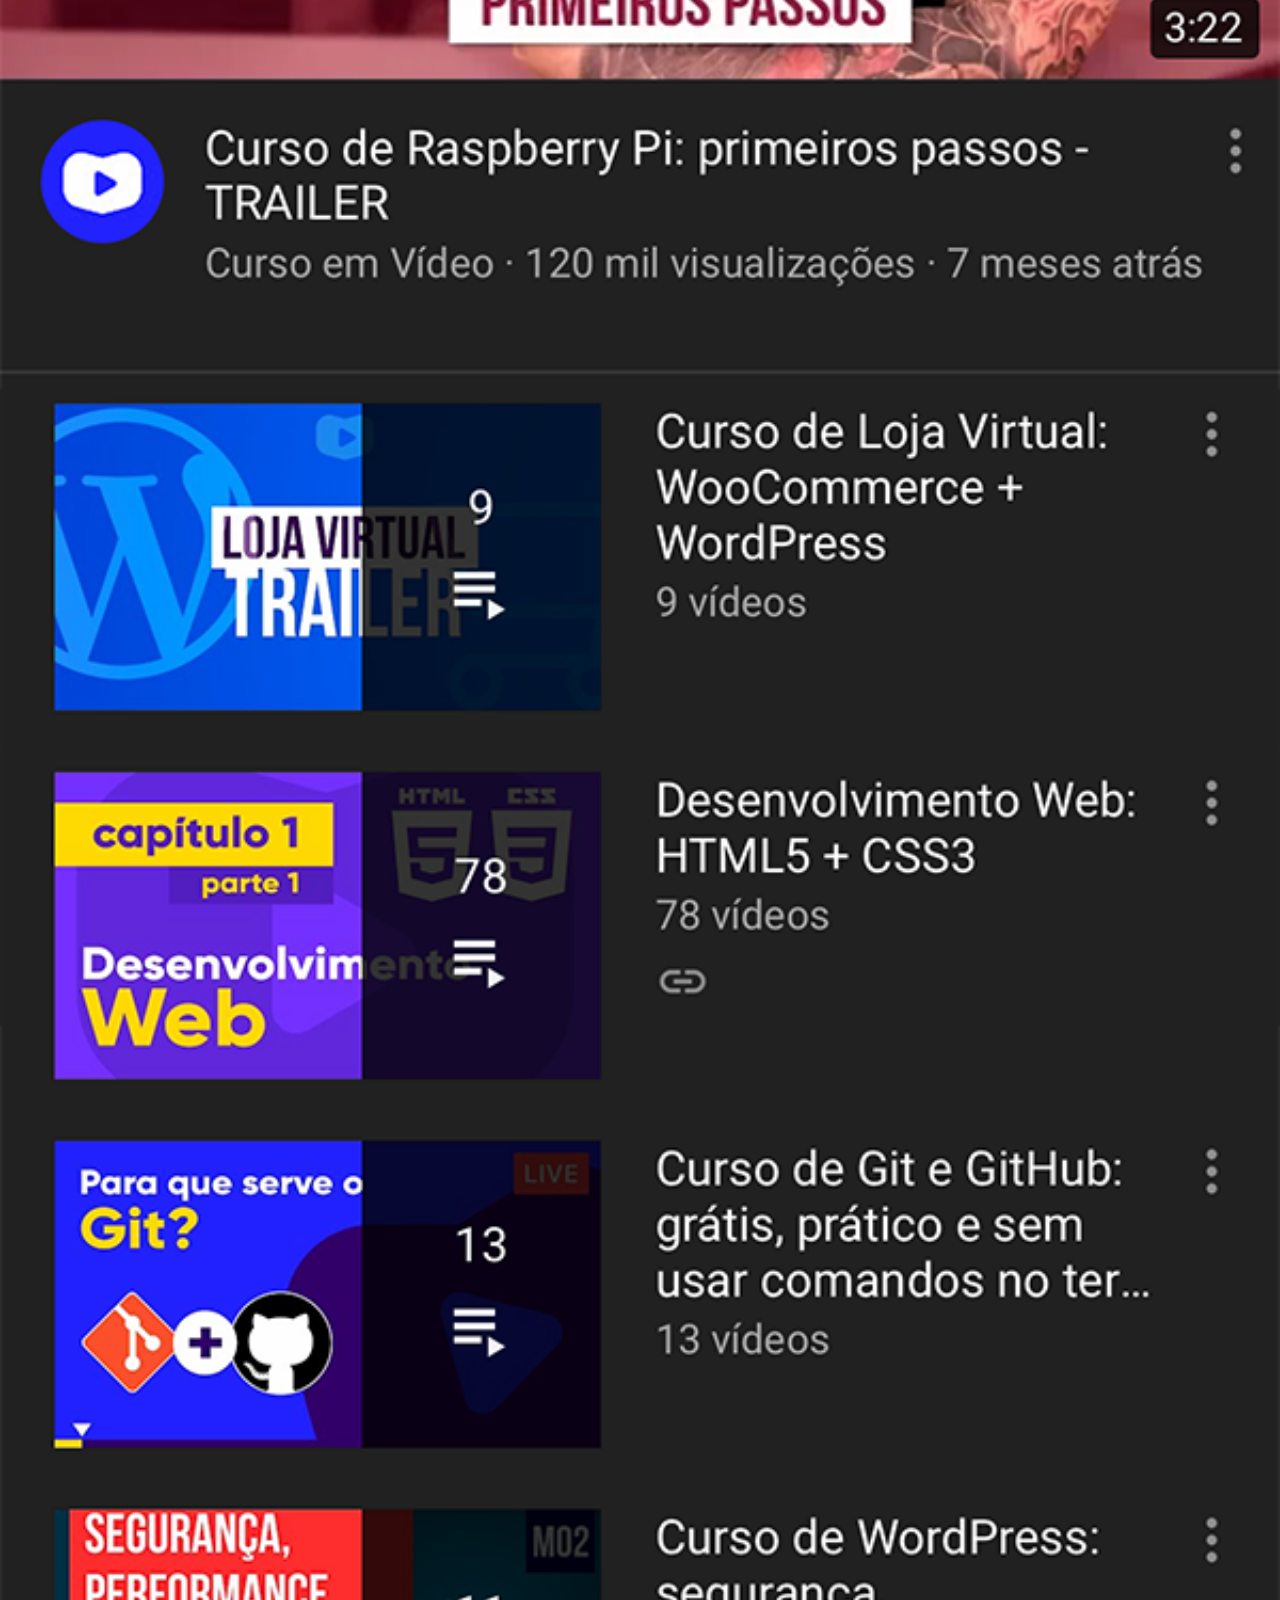
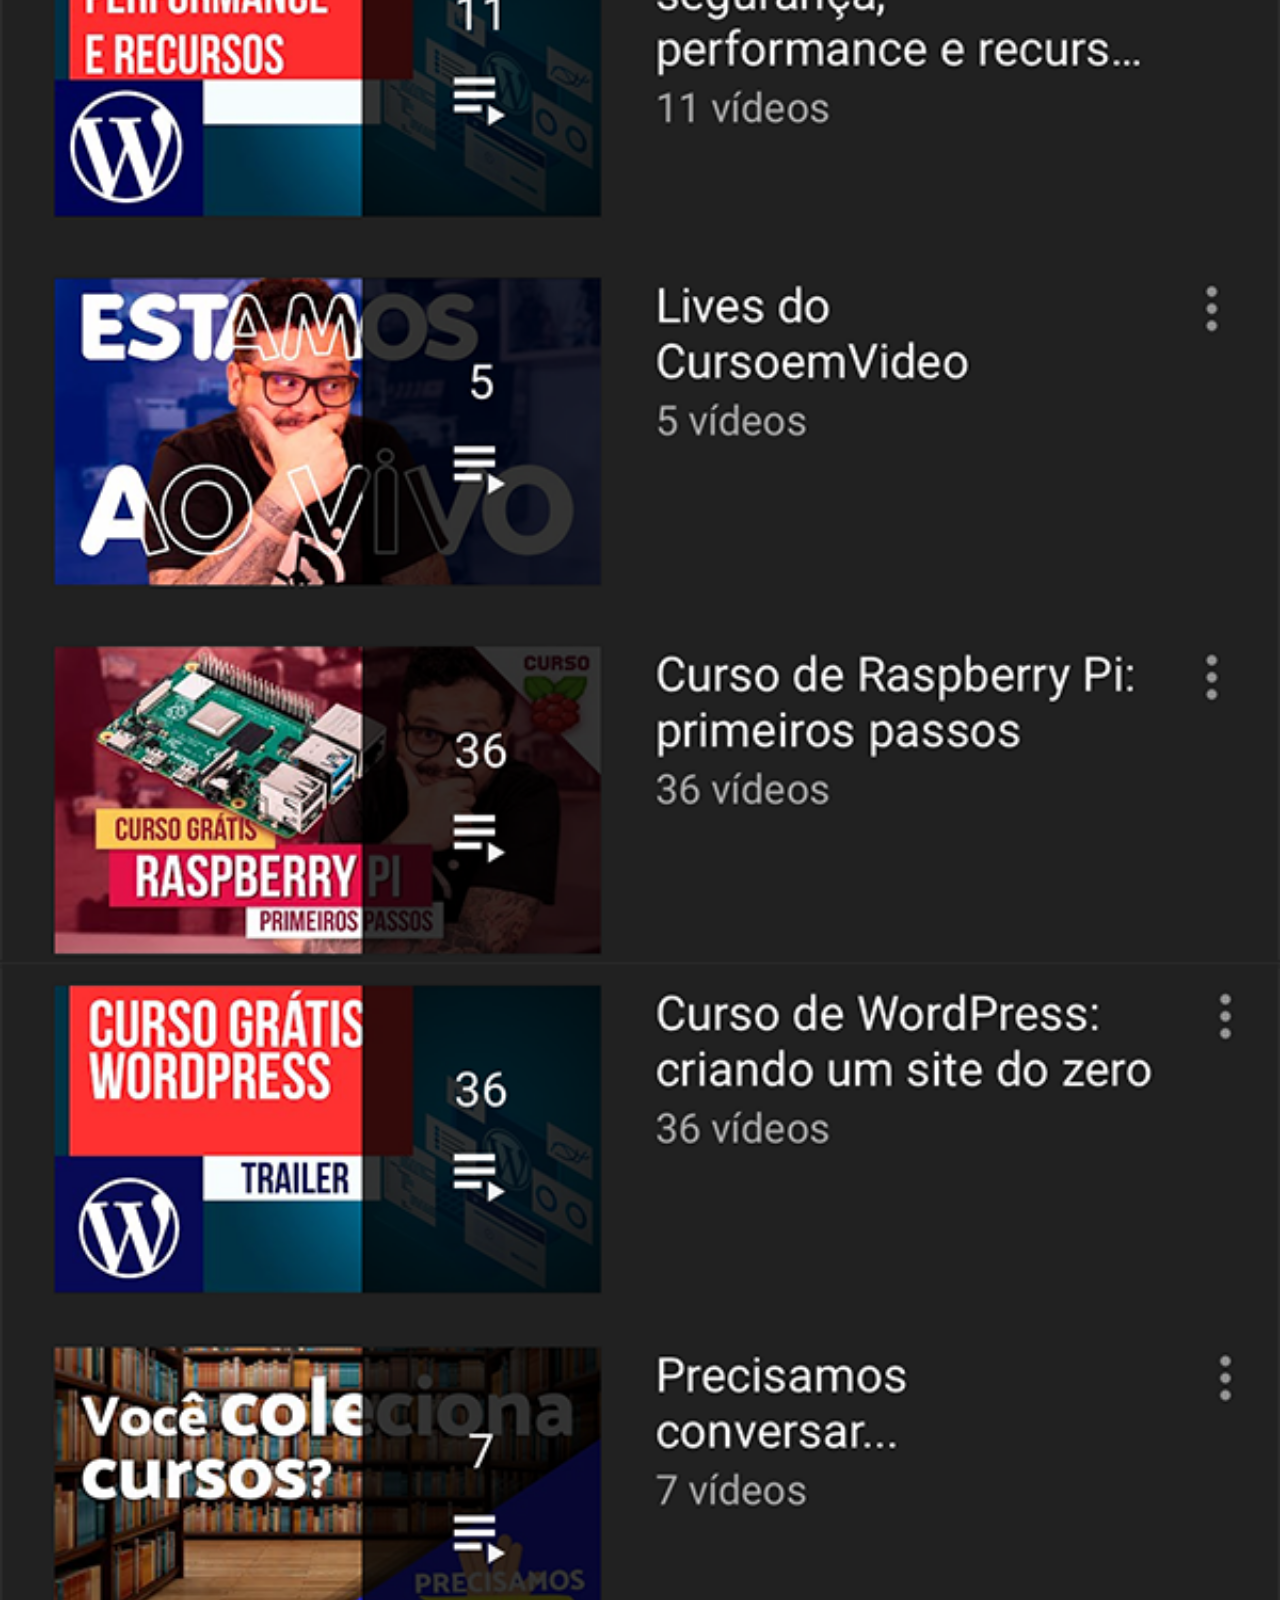
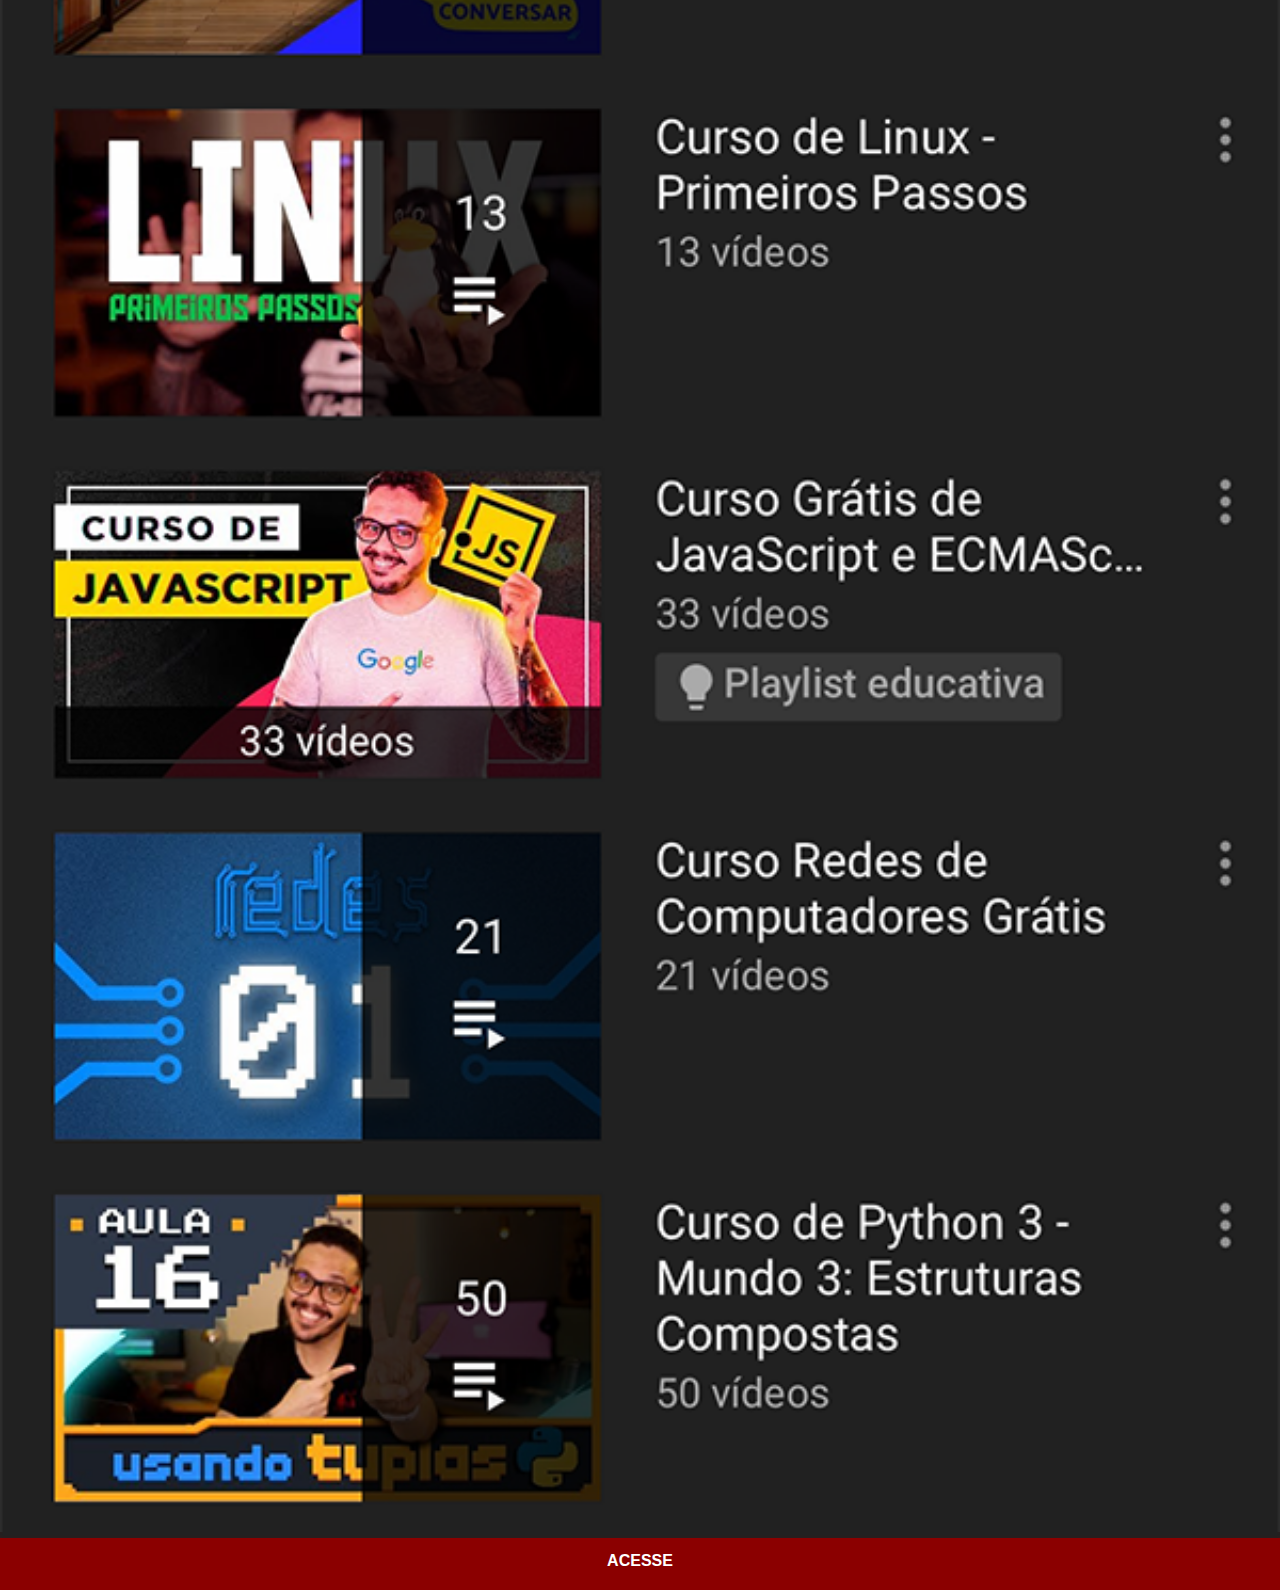
<file: youtube.html>
<!DOCTYPE html>
<html lang="pt-br">
<head>
    <meta charset="UTF-8">
    <meta name="viewport" content="width=device-width, initial-scale=1.0">
    <link rel="stylesheet" href="estilos/social.css">
    <title>Youtube</title>
</head>
<body>
    <img src="imagens/tela-youtube.png" alt="youtube">
    <a href="https://www.youtube.com/c/CursoemV%C3%ADdeo/videos" target="_blank">ACESSE</a>
</body>
</html>
</file>
<file: estilos/style.css>
@charset "UTF-8";

*{
    padding: 0;
    margin: 0;
    font-family: Arial, Helvetica, sans-serif;
}

body{
    height: 100vh;
    width: 100vw;
    background: url(../imagens/fundo-madeira.jpg) black no-repeat top center;
    background-size: cover;
    background-attachment: fixed;
}

main{
    height: 100vh;
    position: relative;
}

#tel{
    height: 627px;
    width: 311px;
    background: url(../imagens/frame-iphone.png) no-repeat;
    position: absolute;
    top: 50%;
    left: 50%;
    transform: translate(-50%,-50%);
}

#tela{
    position: relative;
    top: 80px;
    left: 21.5px;
    width: 267px;
    height: 471px;
}

#red{
    text-align: right;
}

#red img{
    width: 50px;
    border-radius: 100%;
    margin: 10px;
    box-shadow: 2px 2px 5px rgba(0, 0, 0, 0.400);
    box-sizing: border-box;
}

#red img:hover{
    border: 2px solid rgba(255, 255, 255, 0.6);
    transition: border .1s;
}
</file>
<file: estilos/social.css>
@charset "UTF-8";

*{
    margin: 0;
    padding: 0;
    font-family: Arial, Helvetica, sans-serif;
}

::-webkit-scrollbar{
    width: 0;
    height: 0;
}

img{
    width: 100vw;
    margin-bottom: -10px;
}

a{
    display: block;
    padding: 20px;
    text-decoration: none;
    color: white;
    text-align: center;
    background-color: darkred;
    font-weight: bolder;
} 

a:hover{
    background-color: red;
}
</file>
